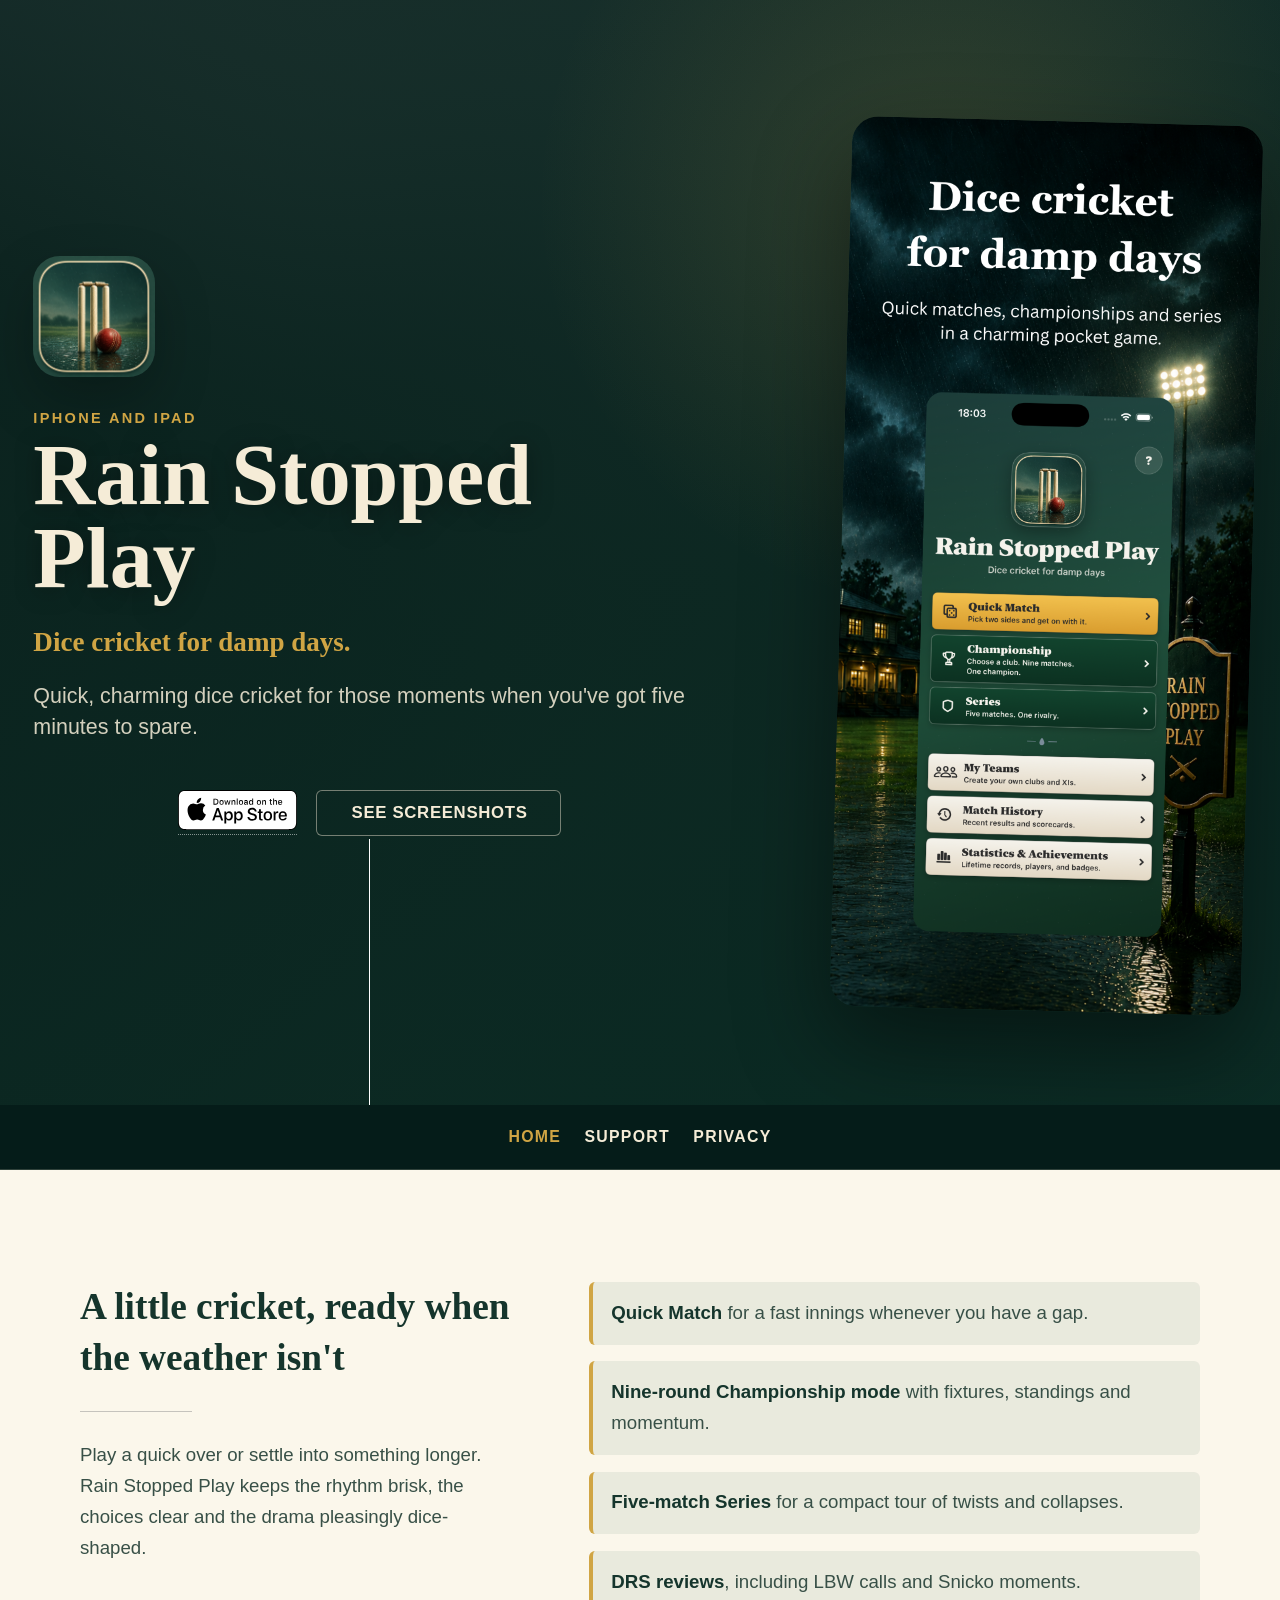
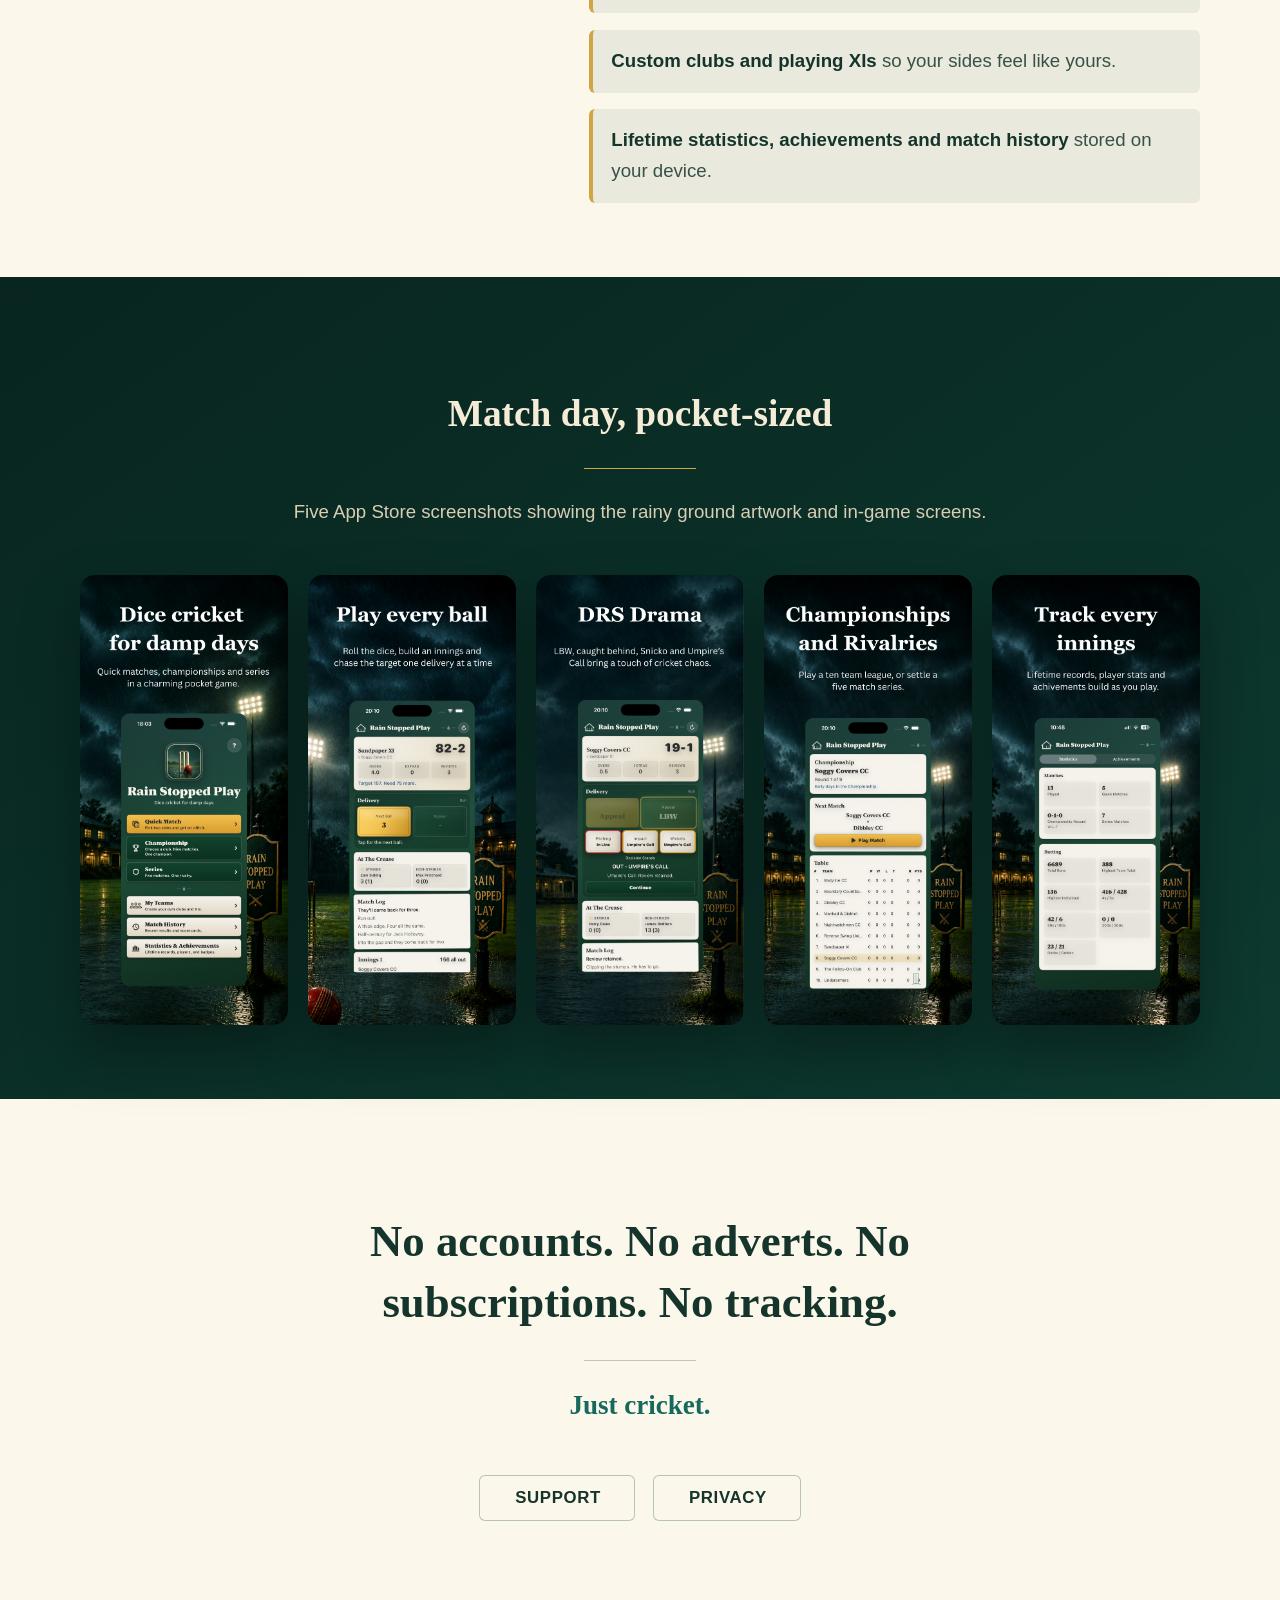
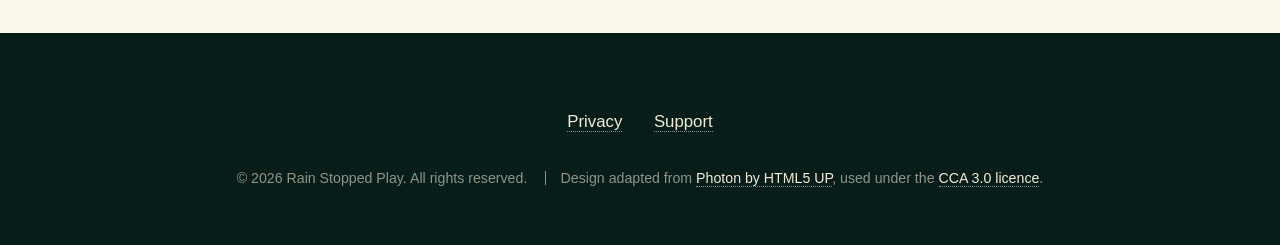
<file: index.html>
<!DOCTYPE HTML>
<!--
	Photon by HTML5 UP
	html5up.net | @ajlkn
	Free for personal and commercial use under the CCA 3.0 license (html5up.net/license)
-->
<html lang="en-GB">
	<head>
		<title>Rain Stopped Play - Dice cricket for damp days</title>
		<meta charset="utf-8" />
		<meta name="viewport" content="width=device-width, initial-scale=1" />
		<meta name="description" content="Rain Stopped Play is a quick, charming iOS dice cricket game for short sessions, with Quick Match, Championship, Series, reviews, statistics and custom teams." />
		<meta property="og:title" content="Rain Stopped Play" />
		<meta property="og:description" content="Dice cricket for damp days." />
		<meta property="og:type" content="website" />
		<meta property="og:image" content="assets/rsp/screenshot-1.png" />
		<link rel="icon" href="assets/rsp/app-icon.png" />
		<link rel="apple-touch-icon" href="assets/rsp/app-icon.png" />
		<link rel="stylesheet" href="assets/css/main.css" />
		<noscript><link rel="stylesheet" href="assets/css/noscript.css" /></noscript>
	</head>
	<body class="is-preload">
		<header id="header" class="rsp-hero">
			<div class="inner">
				<div class="rsp-hero-copy">
					<img class="rsp-app-icon" src="assets/rsp/app-icon.png" alt="Rain Stopped Play app icon" />
					<p class="rsp-kicker">iPhone and iPad</p>
					<h1>Rain Stopped Play</h1>
					<p class="rsp-tagline">Dice cricket for damp days.</p>
					<p>Quick, charming dice cricket for those moments when you've got five minutes to spare.</p>
					<ul class="actions special">
						<li>
							<a href="https://apps.apple.com/gb/app/rain-stopped-play/id6807520304"
							class="rsp-app-store-link"
							aria-label="Download Rain Stopped Play on the App Store">
								<img src="assets/rsp/download-on-app-store.svg"
									alt="Download on the App Store" />
							</a>
						</li>
						<li><a href="#screenshots" class="button scrolly">See screenshots</a></li>
					</ul>
				</div>
				<div class="rsp-hero-art" aria-hidden="true">
					<img src="assets/rsp/screenshot-1.png" alt="" />
				</div>
			</div>
		</header>

		<nav class="rsp-nav" aria-label="Main navigation">
			<a href="index.html" aria-current="page">Home</a>
			<a href="support.html">Support</a>
			<a href="privacy.html">Privacy</a>
		</nav>

		<main>
			<section id="gameplay" class="main style1">
				<div class="container">
					<div class="row gtr-150">
						<div class="col-5 col-12-medium">
							<header class="major">
								<h2>A little cricket, ready when the weather isn't</h2>
							</header>
							<p>Play a quick over or settle into something longer. Rain Stopped Play keeps the rhythm brisk, the choices clear and the drama pleasingly dice-shaped.</p>
						</div>
						<div class="col-7 col-12-medium">
							<ul class="rsp-feature-list">
								<li><strong>Quick Match</strong> for a fast innings whenever you have a gap.</li>
								<li><strong>Nine-round Championship mode</strong> with fixtures, standings and momentum.</li>
								<li><strong>Five-match Series</strong> for a compact tour of twists and collapses.</li>
								<li><strong>DRS reviews</strong>, including LBW calls and Snicko moments.</li>
								<li><strong>Custom clubs and playing XIs</strong> so your sides feel like yours.</li>
								<li><strong>Lifetime statistics, achievements and match history</strong> stored on your device.</li>
							</ul>
						</div>
					</div>
				</div>
			</section>

			<section id="screenshots" class="main style2 special">
				<div class="container">
					<header class="major">
						<h2>Match day, pocket-sized</h2>
					</header>
					<p>Five App Store screenshots showing the rainy ground artwork and in-game screens.</p>
					<div class="rsp-screenshots">
						<figure>
							<img src="assets/rsp/screenshot-1.png" alt="Rain Stopped Play App Store screenshot showing the match setup artwork." />
						</figure>
						<figure>
							<img src="assets/rsp/screenshot-2.png" alt="Rain Stopped Play App Store screenshot showing gameplay and scoring." />
						</figure>
						<figure>
							<img src="assets/rsp/screenshot-3.png" alt="Rain Stopped Play App Store screenshot showing match features and cricket artwork." />
						</figure>
						<figure>
							<img src="assets/rsp/screenshot-4.png" alt="Rain Stopped Play App Store screenshot showing reviews and match play." />
						</figure>
						<figure>
							<img src="assets/rsp/screenshot-5.png" alt="Rain Stopped Play App Store screenshot showing app modes and progress." />
						</figure>
					</div>
				</div>
			</section>

			<section id="promise" class="main style1 special">
				<div class="container small">
					<header class="major">
						<h2>No accounts. No adverts. No subscriptions. No tracking.</h2>
					</header>
					<p>Just cricket.</p>
					<ul class="actions special">
						<li><a href="support.html" class="button">Support</a></li>
						<li><a href="privacy.html" class="button">Privacy</a></li>
					</ul>
				</div>
			</section>
		</main>

		<footer id="footer">
			<ul class="icons">
				<li><a href="privacy.html">Privacy</a></li>
				<li><a href="support.html">Support</a></li>
			</ul>
			<ul class="copyright">
				<li>&copy; 2026 Rain Stopped Play. All rights reserved.</li>
				<li>Design adapted from <a href="https://html5up.net/photon">Photon by HTML5 UP</a>, used under the <a href="LICENSE.txt">CCA 3.0 licence</a>.</li>
			</ul>
		</footer>

		<script src="assets/js/jquery.min.js"></script>
		<script src="assets/js/jquery.scrolly.min.js"></script>
		<script src="assets/js/browser.min.js"></script>
		<script src="assets/js/breakpoints.min.js"></script>
		<script src="assets/js/util.js"></script>
		<script src="assets/js/main.js"></script>
	</body>
</html>
</file>
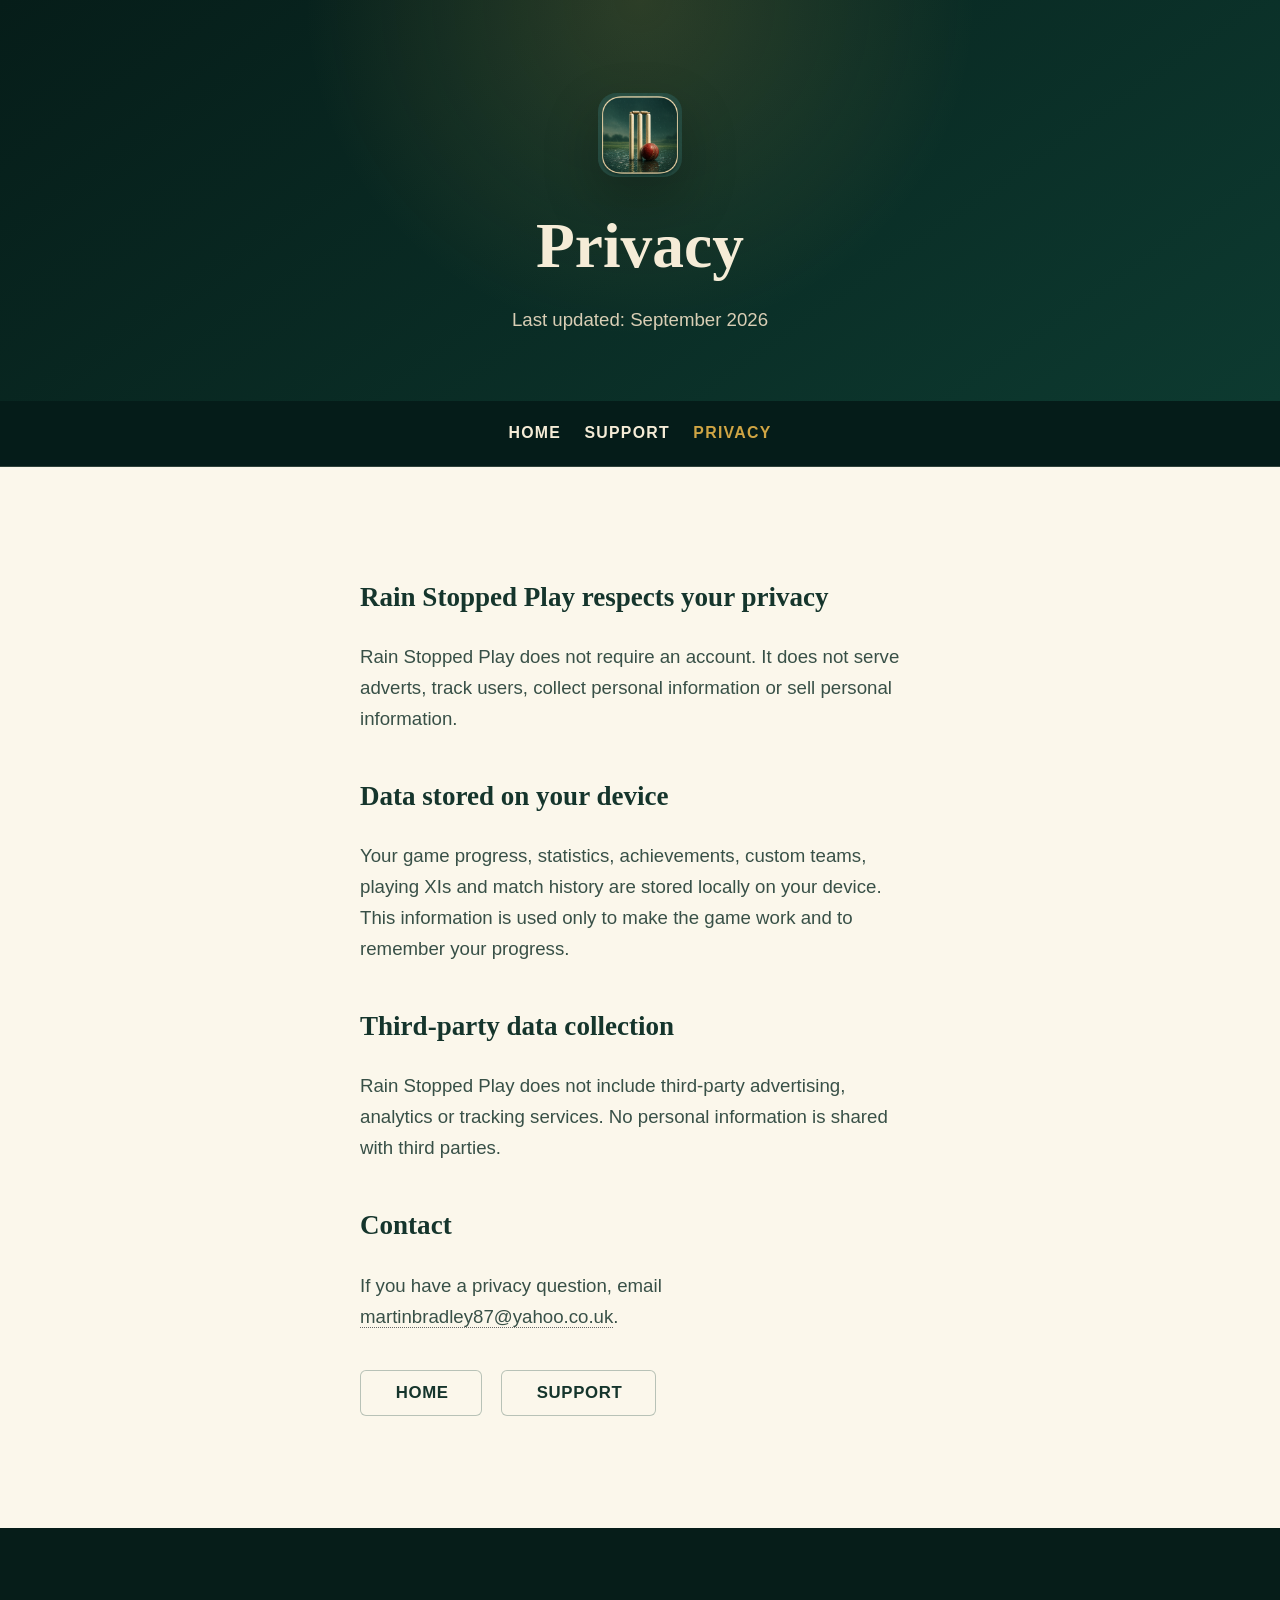
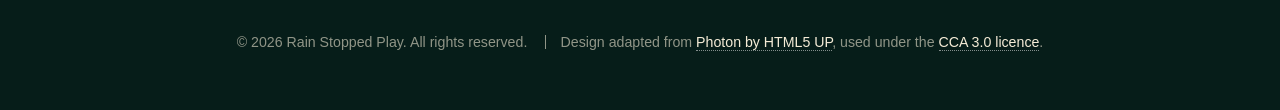
<file: privacy.html>
<!DOCTYPE HTML>
<!--
	Photon by HTML5 UP
	html5up.net | @ajlkn
	Free for personal and commercial use under the CCA 3.0 license (html5up.net/license)
-->
<html lang="en-GB">
	<head>
		<title>Privacy - Rain Stopped Play</title>
		<meta charset="utf-8" />
		<meta name="viewport" content="width=device-width, initial-scale=1" />
		<meta name="description" content="Privacy policy for Rain Stopped Play, an iOS dice cricket game with no accounts, adverts, tracking or subscriptions." />
		<meta property="og:title" content="Privacy - Rain Stopped Play" />
		<meta property="og:description" content="Rain Stopped Play does not collect personal information or track users." />
		<meta property="og:type" content="website" />
		<meta property="og:image" content="assets/rsp/screenshot-1.png" />
		<link rel="icon" href="assets/rsp/app-icon.png" />
		<link rel="apple-touch-icon" href="assets/rsp/app-icon.png" />
		<link rel="stylesheet" href="assets/css/main.css" />
		<noscript><link rel="stylesheet" href="assets/css/noscript.css" /></noscript>
	</head>
	<body class="is-preload">
		<header class="rsp-page-header">
			<div class="container small">
				<img class="rsp-app-icon small" src="assets/rsp/app-icon.png" alt="Rain Stopped Play app icon" />
				<h1>Privacy</h1>
				<p>Last updated: September 2026</p>
			</div>
		</header>

		<nav class="rsp-nav" aria-label="Main navigation">
			<a href="index.html">Home</a>
			<a href="support.html">Support</a>
			<a href="privacy.html" aria-current="page">Privacy</a>
		</nav>

		<main class="main style1">
			<div class="container small rsp-copy">
				<h2>Rain Stopped Play respects your privacy</h2>
				<p>Rain Stopped Play does not require an account. It does not serve adverts, track users, collect personal information or sell personal information.</p>

				<h2>Data stored on your device</h2>
				<p>Your game progress, statistics, achievements, custom teams, playing XIs and match history are stored locally on your device. This information is used only to make the game work and to remember your progress.</p>

				<h2>Third-party data collection</h2>
				<p>Rain Stopped Play does not include third-party advertising, analytics or tracking services. No personal information is shared with third parties.</p>

				<h2>Contact</h2>
				<p>If you have a privacy question, email <a href="mailto:martinbradley87@yahoo.co.uk">martinbradley87@yahoo.co.uk</a>.</p>

				<ul class="actions">
					<li><a href="index.html" class="button">Home</a></li>
					<li><a href="support.html" class="button">Support</a></li>
				</ul>
			</div>
		</main>

		<footer id="footer">
			<ul class="copyright">
				<li>&copy; 2026 Rain Stopped Play. All rights reserved.</li>
				<li>Design adapted from <a href="https://html5up.net/photon">Photon by HTML5 UP</a>, used under the <a href="LICENSE.txt">CCA 3.0 licence</a>.</li>
			</ul>
		</footer>

		<script src="assets/js/jquery.min.js"></script>
		<script src="assets/js/jquery.scrolly.min.js"></script>
		<script src="assets/js/browser.min.js"></script>
		<script src="assets/js/breakpoints.min.js"></script>
		<script src="assets/js/util.js"></script>
		<script src="assets/js/main.js"></script>
	</body>
</html>
</file>
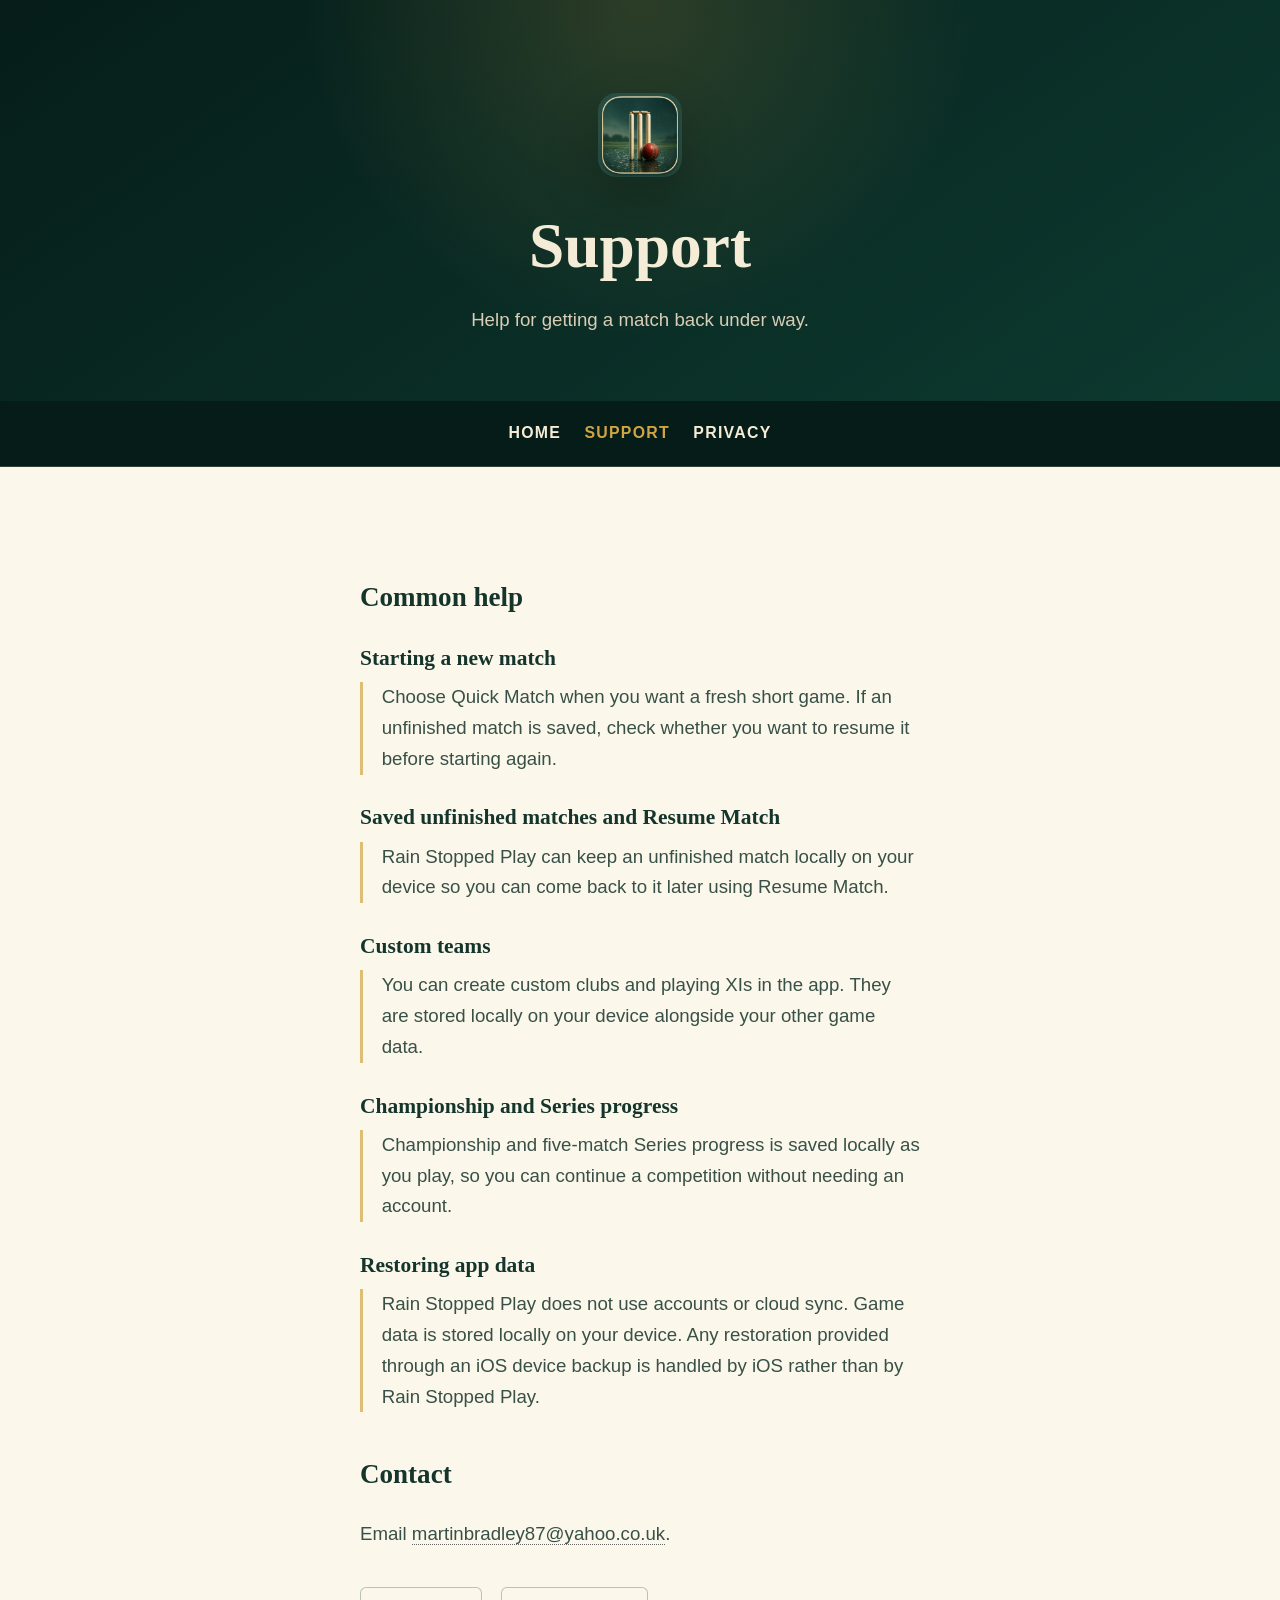
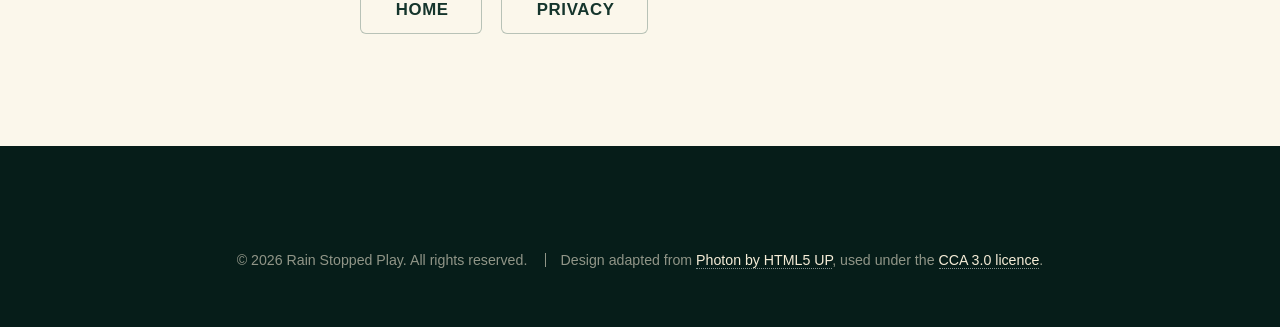
<file: support.html>
<!DOCTYPE HTML>
<!--
	Photon by HTML5 UP
	html5up.net | @ajlkn
	Free for personal and commercial use under the CCA 3.0 license (html5up.net/license)
-->
<html lang="en-GB">
	<head>
		<title>Support - Rain Stopped Play</title>
		<meta charset="utf-8" />
		<meta name="viewport" content="width=device-width, initial-scale=1" />
		<meta name="description" content="Support information for Rain Stopped Play, including saved matches, custom teams, Championship and Series progress." />
		<meta property="og:title" content="Support - Rain Stopped Play" />
		<meta property="og:description" content="Help and contact details for Rain Stopped Play." />
		<meta property="og:type" content="website" />
		<meta property="og:image" content="assets/rsp/screenshot-1.png" />
		<link rel="icon" href="assets/rsp/app-icon.png" />
		<link rel="apple-touch-icon" href="assets/rsp/app-icon.png" />
		<link rel="stylesheet" href="assets/css/main.css" />
		<noscript><link rel="stylesheet" href="assets/css/noscript.css" /></noscript>
	</head>
	<body class="is-preload">
		<header class="rsp-page-header">
			<div class="container small">
				<img class="rsp-app-icon small" src="assets/rsp/app-icon.png" alt="Rain Stopped Play app icon" />
				<h1>Support</h1>
				<p>Help for getting a match back under way.</p>
			</div>
		</header>

		<nav class="rsp-nav" aria-label="Main navigation">
			<a href="index.html">Home</a>
			<a href="support.html" aria-current="page">Support</a>
			<a href="privacy.html">Privacy</a>
		</nav>

		<main class="main style1">
			<div class="container small rsp-copy">
				<h2>Common help</h2>
				<dl class="rsp-help-list">
					<dt>Starting a new match</dt>
					<dd>Choose Quick Match when you want a fresh short game. If an unfinished match is saved, check whether you want to resume it before starting again.</dd>

					<dt>Saved unfinished matches and Resume Match</dt>
					<dd>Rain Stopped Play can keep an unfinished match locally on your device so you can come back to it later using Resume Match.</dd>

					<dt>Custom teams</dt>
					<dd>You can create custom clubs and playing XIs in the app. They are stored locally on your device alongside your other game data.</dd>

					<dt>Championship and Series progress</dt>
					<dd>Championship and five-match Series progress is saved locally as you play, so you can continue a competition without needing an account.</dd>

					<dt>Restoring app data</dt>
					<dd>Rain Stopped Play does not use accounts or cloud sync. Game data is stored locally on your device. Any restoration provided through an iOS device backup is handled by iOS rather than by Rain Stopped Play.</dd>
				</dl>

				<h2>Contact</h2>
				<p>Email <a href="mailto:martinbradley87@yahoo.co.uk">martinbradley87@yahoo.co.uk</a>.</p>

				<ul class="actions">
					<li><a href="index.html" class="button">Home</a></li>
					<li><a href="privacy.html" class="button">Privacy</a></li>
				</ul>
			</div>
		</main>

		<footer id="footer">
			<ul class="copyright">
				<li>&copy; 2026 Rain Stopped Play. All rights reserved.</li>
				<li>Design adapted from <a href="https://html5up.net/photon">Photon by HTML5 UP</a>, used under the <a href="LICENSE.txt">CCA 3.0 licence</a>.</li>
			</ul>
		</footer>

		<script src="assets/js/jquery.min.js"></script>
		<script src="assets/js/jquery.scrolly.min.js"></script>
		<script src="assets/js/browser.min.js"></script>
		<script src="assets/js/breakpoints.min.js"></script>
		<script src="assets/js/util.js"></script>
		<script src="assets/js/main.js"></script>
	</body>
</html>
</file>
<file: assets/css/noscript.css>
/*
	Photon by HTML5 UP
	html5up.net | @ajlkn
	Free for personal and commercial use under the CCA 3.0 license (html5up.net/license)
*/

/* Header */

	body.is-preload #header .inner {
		-moz-transform: none;
		-webkit-transform: none;
		-ms-transform: none;
		transform: none;
		opacity: 1;
	}

		body.is-preload #header .inner .actions {
			-moz-transform: none;
			-webkit-transform: none;
			-ms-transform: none;
			transform: none;
			opacity: 1;
		}

	body.is-preload #header:after {
		opacity: 0;
	}
</file>
<file: assets/css/main.css>
@import url("fontawesome-all.min.css");

/*
	Photon by HTML5 UP
	html5up.net | @ajlkn
	Free for personal and commercial use under the CCA 3.0 license (html5up.net/license)
*/

html, body, div, span, applet, object,
iframe, h1, h2, h3, h4, h5, h6, p, blockquote,
pre, a, abbr, acronym, address, big, cite,
code, del, dfn, em, img, ins, kbd, q, s, samp,
small, strike, strong, sub, sup, tt, var, b,
u, i, center, dl, dt, dd, ol, ul, li, fieldset,
form, label, legend, table, caption, tbody,
tfoot, thead, tr, th, td, article, aside,
canvas, details, embed, figure, figcaption,
footer, header, hgroup, menu, nav, output, ruby,
section, summary, time, mark, audio, video {
	margin: 0;
	padding: 0;
	border: 0;
	font-size: 100%;
	font: inherit;
	vertical-align: baseline;}

article, aside, details, figcaption, figure,
footer, header, hgroup, menu, nav, section {
	display: block;}

body {
	line-height: 1;
}

ol, ul {
	list-style: none;
}

blockquote, q {
	quotes: none;
}

	blockquote:before, blockquote:after, q:before, q:after {
		content: '';
		content: none;
	}

table {
	border-collapse: collapse;
	border-spacing: 0;
}

body {
	-webkit-text-size-adjust: none;
}

mark {
	background-color: transparent;
	color: inherit;
}

input::-moz-focus-inner {
	border: 0;
	padding: 0;
}

input, select, textarea {
	-moz-appearance: none;
	-webkit-appearance: none;
	-ms-appearance: none;
	appearance: none;
}

/* Basic */

	html {
		box-sizing: border-box;
	}

	*, *:before, *:after {
		box-sizing: inherit;
	}

	body {
		background: #fff;
	}

		body.is-preload *, body.is-preload *:before, body.is-preload *:after {
			-moz-animation: none !important;
			-webkit-animation: none !important;
			-ms-animation: none !important;
			animation: none !important;
			-moz-transition: none !important;
			-webkit-transition: none !important;
			-ms-transition: none !important;
			transition: none !important;
		}

	body, input, select, textarea {
		color: #666;
		font-family: "Source Sans Pro", Helvetica, sans-serif;
		font-size: 16pt;
		font-weight: 300;
		line-height: 1.65em;
	}

	a {
		-moz-transition: color 0.2s ease-in-out, border-color 0.2s ease-in-out;
		-webkit-transition: color 0.2s ease-in-out, border-color 0.2s ease-in-out;
		-ms-transition: color 0.2s ease-in-out, border-color 0.2s ease-in-out;
		transition: color 0.2s ease-in-out, border-color 0.2s ease-in-out;
		border-bottom: dotted 1px #666;
		color: inherit;
		text-decoration: none;
	}

		a:hover {
			border-bottom-color: transparent !important;
			color: #6bd4c8;
		}

	strong, b {
		color: #555;
		font-weight: 400;
	}

	em, i {
		font-style: italic;
	}

	p {
		margin: 0 0 2em 0;
	}

	h1, h2, h3, h4, h5, h6 {
		color: #555;
		line-height: 1em;
		margin: 0 0 1em 0;
	}

		h1 a, h2 a, h3 a, h4 a, h5 a, h6 a {
			color: inherit;
			text-decoration: none;
		}

	h1 {
		font-size: 2.25em;
		line-height: 1.35em;
	}

	h2 {
		font-size: 2em;
		line-height: 1.35em;
	}

	h3 {
		font-size: 1.35em;
		line-height: 1.5em;
	}

	h4 {
		font-size: 1.25em;
		line-height: 1.5em;
	}

	h5 {
		font-size: 0.9em;
		line-height: 1.5em;
	}

	h6 {
		font-size: 0.7em;
		line-height: 1.5em;
	}

	sub {
		font-size: 0.8em;
		position: relative;
		top: 0.5em;
	}

	sup {
		font-size: 0.8em;
		position: relative;
		top: -0.5em;
	}

	hr {
		border: 0;
		border-bottom: solid 1px rgba(144, 144, 144, 0.5);
		margin: 2em 0;
	}

		hr.major {
			margin: 3em 0;
		}

	blockquote {
		border-left: solid 4px rgba(144, 144, 144, 0.5);
		font-style: italic;
		margin: 0 0 2em 0;
		padding: 0.5em 0 0.5em 2em;
	}

	code {
		background: rgba(144, 144, 144, 0.075);
		border-radius: 4px;
		border: solid 1px rgba(144, 144, 144, 0.5);
		font-family: "Courier New", monospace;
		font-size: 0.9em;
		margin: 0 0.25em;
		padding: 0.25em 0.65em;
	}

	pre {
		-webkit-overflow-scrolling: touch;
		font-family: "Courier New", monospace;
		font-size: 0.9em;
		margin: 0 0 2em 0;
	}

		pre code {
			display: block;
			line-height: 1.75em;
			padding: 1em 1.5em;
			overflow-x: auto;
		}

	.align-left {
		text-align: left;
	}

	.align-center {
		text-align: center;
	}

	.align-right {
		text-align: right;
	}

/* Container */

	.container {
		margin: 0 auto;
		max-width: calc(100% - 4em);
		width: 60em;
	}

		.container.xsmall {
			width: 15em;
		}

		.container.small {
			width: 30em;
		}

		.container.medium {
			width: 45em;
		}

		.container.large {
			width: 75em;
		}

		.container.xlarge {
			width: 90em;
		}

		.container.max {
			width: 100%;
		}

		@media screen and (max-width: 980px) {

			.container {
				max-width: 100% !important;
				width: 100% !important;
			}

		}

		@media screen and (max-width: 480px) {

			.container {
				max-width: calc(100% - 3em);
			}

		}

/* Row */

	.row {
		display: flex;
		flex-wrap: wrap;
		box-sizing: border-box;
		align-items: stretch;
	}

		.row > * {
			box-sizing: border-box;
		}

		.row.gtr-uniform > * > :last-child {
			margin-bottom: 0;
		}

		.row.aln-left {
			justify-content: flex-start;
		}

		.row.aln-center {
			justify-content: center;
		}

		.row.aln-right {
			justify-content: flex-end;
		}

		.row.aln-top {
			align-items: flex-start;
		}

		.row.aln-middle {
			align-items: center;
		}

		.row.aln-bottom {
			align-items: flex-end;
		}

		.row > .imp {
			order: -1;
		}

		.row > .col-1 {
			width: 8.33333%;
		}

		.row > .off-1 {
			margin-left: 8.33333%;
		}

		.row > .col-2 {
			width: 16.66667%;
		}

		.row > .off-2 {
			margin-left: 16.66667%;
		}

		.row > .col-3 {
			width: 25%;
		}

		.row > .off-3 {
			margin-left: 25%;
		}

		.row > .col-4 {
			width: 33.33333%;
		}

		.row > .off-4 {
			margin-left: 33.33333%;
		}

		.row > .col-5 {
			width: 41.66667%;
		}

		.row > .off-5 {
			margin-left: 41.66667%;
		}

		.row > .col-6 {
			width: 50%;
		}

		.row > .off-6 {
			margin-left: 50%;
		}

		.row > .col-7 {
			width: 58.33333%;
		}

		.row > .off-7 {
			margin-left: 58.33333%;
		}

		.row > .col-8 {
			width: 66.66667%;
		}

		.row > .off-8 {
			margin-left: 66.66667%;
		}

		.row > .col-9 {
			width: 75%;
		}

		.row > .off-9 {
			margin-left: 75%;
		}

		.row > .col-10 {
			width: 83.33333%;
		}

		.row > .off-10 {
			margin-left: 83.33333%;
		}

		.row > .col-11 {
			width: 91.66667%;
		}

		.row > .off-11 {
			margin-left: 91.66667%;
		}

		.row > .col-12 {
			width: 100%;
		}

		.row > .off-12 {
			margin-left: 100%;
		}

		.row.gtr-0 {
			margin-top: 0;
			margin-left: 0em;
		}

			.row.gtr-0 > * {
				padding: 0 0 0 0em;
			}

			.row.gtr-0.gtr-uniform {
				margin-top: 0em;
			}

				.row.gtr-0.gtr-uniform > * {
					padding-top: 0em;
				}

		.row.gtr-25 {
			margin-top: 0;
			margin-left: -0.5em;
		}

			.row.gtr-25 > * {
				padding: 0 0 0 0.5em;
			}

			.row.gtr-25.gtr-uniform {
				margin-top: -0.5em;
			}

				.row.gtr-25.gtr-uniform > * {
					padding-top: 0.5em;
				}

		.row.gtr-50 {
			margin-top: 0;
			margin-left: -1em;
		}

			.row.gtr-50 > * {
				padding: 0 0 0 1em;
			}

			.row.gtr-50.gtr-uniform {
				margin-top: -1em;
			}

				.row.gtr-50.gtr-uniform > * {
					padding-top: 1em;
				}

		.row {
			margin-top: 0;
			margin-left: -2em;
		}

			.row > * {
				padding: 0 0 0 2em;
			}

			.row.gtr-uniform {
				margin-top: -2em;
			}

				.row.gtr-uniform > * {
					padding-top: 2em;
				}

		.row.gtr-150 {
			margin-top: 0;
			margin-left: -3em;
		}

			.row.gtr-150 > * {
				padding: 0 0 0 3em;
			}

			.row.gtr-150.gtr-uniform {
				margin-top: -3em;
			}

				.row.gtr-150.gtr-uniform > * {
					padding-top: 3em;
				}

		.row.gtr-200 {
			margin-top: 0;
			margin-left: -4em;
		}

			.row.gtr-200 > * {
				padding: 0 0 0 4em;
			}

			.row.gtr-200.gtr-uniform {
				margin-top: -4em;
			}

				.row.gtr-200.gtr-uniform > * {
					padding-top: 4em;
				}

		@media screen and (max-width: 1680px) {

			.row {
				display: flex;
				flex-wrap: wrap;
				box-sizing: border-box;
				align-items: stretch;
			}

				.row > * {
					box-sizing: border-box;
				}

				.row.gtr-uniform > * > :last-child {
					margin-bottom: 0;
				}

				.row.aln-left {
					justify-content: flex-start;
				}

				.row.aln-center {
					justify-content: center;
				}

				.row.aln-right {
					justify-content: flex-end;
				}

				.row.aln-top {
					align-items: flex-start;
				}

				.row.aln-middle {
					align-items: center;
				}

				.row.aln-bottom {
					align-items: flex-end;
				}

				.row > .imp-xlarge {
					order: -1;
				}

				.row > .col-1-xlarge {
					width: 8.33333%;
				}

				.row > .off-1-xlarge {
					margin-left: 8.33333%;
				}

				.row > .col-2-xlarge {
					width: 16.66667%;
				}

				.row > .off-2-xlarge {
					margin-left: 16.66667%;
				}

				.row > .col-3-xlarge {
					width: 25%;
				}

				.row > .off-3-xlarge {
					margin-left: 25%;
				}

				.row > .col-4-xlarge {
					width: 33.33333%;
				}

				.row > .off-4-xlarge {
					margin-left: 33.33333%;
				}

				.row > .col-5-xlarge {
					width: 41.66667%;
				}

				.row > .off-5-xlarge {
					margin-left: 41.66667%;
				}

				.row > .col-6-xlarge {
					width: 50%;
				}

				.row > .off-6-xlarge {
					margin-left: 50%;
				}

				.row > .col-7-xlarge {
					width: 58.33333%;
				}

				.row > .off-7-xlarge {
					margin-left: 58.33333%;
				}

				.row > .col-8-xlarge {
					width: 66.66667%;
				}

				.row > .off-8-xlarge {
					margin-left: 66.66667%;
				}

				.row > .col-9-xlarge {
					width: 75%;
				}

				.row > .off-9-xlarge {
					margin-left: 75%;
				}

				.row > .col-10-xlarge {
					width: 83.33333%;
				}

				.row > .off-10-xlarge {
					margin-left: 83.33333%;
				}

				.row > .col-11-xlarge {
					width: 91.66667%;
				}

				.row > .off-11-xlarge {
					margin-left: 91.66667%;
				}

				.row > .col-12-xlarge {
					width: 100%;
				}

				.row > .off-12-xlarge {
					margin-left: 100%;
				}

				.row.gtr-0 {
					margin-top: 0;
					margin-left: 0em;
				}

					.row.gtr-0 > * {
						padding: 0 0 0 0em;
					}

					.row.gtr-0.gtr-uniform {
						margin-top: 0em;
					}

						.row.gtr-0.gtr-uniform > * {
							padding-top: 0em;
						}

				.row.gtr-25 {
					margin-top: 0;
					margin-left: -0.5em;
				}

					.row.gtr-25 > * {
						padding: 0 0 0 0.5em;
					}

					.row.gtr-25.gtr-uniform {
						margin-top: -0.5em;
					}

						.row.gtr-25.gtr-uniform > * {
							padding-top: 0.5em;
						}

				.row.gtr-50 {
					margin-top: 0;
					margin-left: -1em;
				}

					.row.gtr-50 > * {
						padding: 0 0 0 1em;
					}

					.row.gtr-50.gtr-uniform {
						margin-top: -1em;
					}

						.row.gtr-50.gtr-uniform > * {
							padding-top: 1em;
						}

				.row {
					margin-top: 0;
					margin-left: -2em;
				}

					.row > * {
						padding: 0 0 0 2em;
					}

					.row.gtr-uniform {
						margin-top: -2em;
					}

						.row.gtr-uniform > * {
							padding-top: 2em;
						}

				.row.gtr-150 {
					margin-top: 0;
					margin-left: -3em;
				}

					.row.gtr-150 > * {
						padding: 0 0 0 3em;
					}

					.row.gtr-150.gtr-uniform {
						margin-top: -3em;
					}

						.row.gtr-150.gtr-uniform > * {
							padding-top: 3em;
						}

				.row.gtr-200 {
					margin-top: 0;
					margin-left: -4em;
				}

					.row.gtr-200 > * {
						padding: 0 0 0 4em;
					}

					.row.gtr-200.gtr-uniform {
						margin-top: -4em;
					}

						.row.gtr-200.gtr-uniform > * {
							padding-top: 4em;
						}

		}

		@media screen and (max-width: 1140px) {

			.row {
				display: flex;
				flex-wrap: wrap;
				box-sizing: border-box;
				align-items: stretch;
			}

				.row > * {
					box-sizing: border-box;
				}

				.row.gtr-uniform > * > :last-child {
					margin-bottom: 0;
				}

				.row.aln-left {
					justify-content: flex-start;
				}

				.row.aln-center {
					justify-content: center;
				}

				.row.aln-right {
					justify-content: flex-end;
				}

				.row.aln-top {
					align-items: flex-start;
				}

				.row.aln-middle {
					align-items: center;
				}

				.row.aln-bottom {
					align-items: flex-end;
				}

				.row > .imp-large {
					order: -1;
				}

				.row > .col-1-large {
					width: 8.33333%;
				}

				.row > .off-1-large {
					margin-left: 8.33333%;
				}

				.row > .col-2-large {
					width: 16.66667%;
				}

				.row > .off-2-large {
					margin-left: 16.66667%;
				}

				.row > .col-3-large {
					width: 25%;
				}

				.row > .off-3-large {
					margin-left: 25%;
				}

				.row > .col-4-large {
					width: 33.33333%;
				}

				.row > .off-4-large {
					margin-left: 33.33333%;
				}

				.row > .col-5-large {
					width: 41.66667%;
				}

				.row > .off-5-large {
					margin-left: 41.66667%;
				}

				.row > .col-6-large {
					width: 50%;
				}

				.row > .off-6-large {
					margin-left: 50%;
				}

				.row > .col-7-large {
					width: 58.33333%;
				}

				.row > .off-7-large {
					margin-left: 58.33333%;
				}

				.row > .col-8-large {
					width: 66.66667%;
				}

				.row > .off-8-large {
					margin-left: 66.66667%;
				}

				.row > .col-9-large {
					width: 75%;
				}

				.row > .off-9-large {
					margin-left: 75%;
				}

				.row > .col-10-large {
					width: 83.33333%;
				}

				.row > .off-10-large {
					margin-left: 83.33333%;
				}

				.row > .col-11-large {
					width: 91.66667%;
				}

				.row > .off-11-large {
					margin-left: 91.66667%;
				}

				.row > .col-12-large {
					width: 100%;
				}

				.row > .off-12-large {
					margin-left: 100%;
				}

				.row.gtr-0 {
					margin-top: 0;
					margin-left: 0em;
				}

					.row.gtr-0 > * {
						padding: 0 0 0 0em;
					}

					.row.gtr-0.gtr-uniform {
						margin-top: 0em;
					}

						.row.gtr-0.gtr-uniform > * {
							padding-top: 0em;
						}

				.row.gtr-25 {
					margin-top: 0;
					margin-left: -0.5em;
				}

					.row.gtr-25 > * {
						padding: 0 0 0 0.5em;
					}

					.row.gtr-25.gtr-uniform {
						margin-top: -0.5em;
					}

						.row.gtr-25.gtr-uniform > * {
							padding-top: 0.5em;
						}

				.row.gtr-50 {
					margin-top: 0;
					margin-left: -1em;
				}

					.row.gtr-50 > * {
						padding: 0 0 0 1em;
					}

					.row.gtr-50.gtr-uniform {
						margin-top: -1em;
					}

						.row.gtr-50.gtr-uniform > * {
							padding-top: 1em;
						}

				.row {
					margin-top: 0;
					margin-left: -2em;
				}

					.row > * {
						padding: 0 0 0 2em;
					}

					.row.gtr-uniform {
						margin-top: -2em;
					}

						.row.gtr-uniform > * {
							padding-top: 2em;
						}

				.row.gtr-150 {
					margin-top: 0;
					margin-left: -3em;
				}

					.row.gtr-150 > * {
						padding: 0 0 0 3em;
					}

					.row.gtr-150.gtr-uniform {
						margin-top: -3em;
					}

						.row.gtr-150.gtr-uniform > * {
							padding-top: 3em;
						}

				.row.gtr-200 {
					margin-top: 0;
					margin-left: -4em;
				}

					.row.gtr-200 > * {
						padding: 0 0 0 4em;
					}

					.row.gtr-200.gtr-uniform {
						margin-top: -4em;
					}

						.row.gtr-200.gtr-uniform > * {
							padding-top: 4em;
						}

		}

		@media screen and (max-width: 980px) {

			.row {
				display: flex;
				flex-wrap: wrap;
				box-sizing: border-box;
				align-items: stretch;
			}

				.row > * {
					box-sizing: border-box;
				}

				.row.gtr-uniform > * > :last-child {
					margin-bottom: 0;
				}

				.row.aln-left {
					justify-content: flex-start;
				}

				.row.aln-center {
					justify-content: center;
				}

				.row.aln-right {
					justify-content: flex-end;
				}

				.row.aln-top {
					align-items: flex-start;
				}

				.row.aln-middle {
					align-items: center;
				}

				.row.aln-bottom {
					align-items: flex-end;
				}

				.row > .imp-medium {
					order: -1;
				}

				.row > .col-1-medium {
					width: 8.33333%;
				}

				.row > .off-1-medium {
					margin-left: 8.33333%;
				}

				.row > .col-2-medium {
					width: 16.66667%;
				}

				.row > .off-2-medium {
					margin-left: 16.66667%;
				}

				.row > .col-3-medium {
					width: 25%;
				}

				.row > .off-3-medium {
					margin-left: 25%;
				}

				.row > .col-4-medium {
					width: 33.33333%;
				}

				.row > .off-4-medium {
					margin-left: 33.33333%;
				}

				.row > .col-5-medium {
					width: 41.66667%;
				}

				.row > .off-5-medium {
					margin-left: 41.66667%;
				}

				.row > .col-6-medium {
					width: 50%;
				}

				.row > .off-6-medium {
					margin-left: 50%;
				}

				.row > .col-7-medium {
					width: 58.33333%;
				}

				.row > .off-7-medium {
					margin-left: 58.33333%;
				}

				.row > .col-8-medium {
					width: 66.66667%;
				}

				.row > .off-8-medium {
					margin-left: 66.66667%;
				}

				.row > .col-9-medium {
					width: 75%;
				}

				.row > .off-9-medium {
					margin-left: 75%;
				}

				.row > .col-10-medium {
					width: 83.33333%;
				}

				.row > .off-10-medium {
					margin-left: 83.33333%;
				}

				.row > .col-11-medium {
					width: 91.66667%;
				}

				.row > .off-11-medium {
					margin-left: 91.66667%;
				}

				.row > .col-12-medium {
					width: 100%;
				}

				.row > .off-12-medium {
					margin-left: 100%;
				}

				.row.gtr-0 {
					margin-top: 0;
					margin-left: 0em;
				}

					.row.gtr-0 > * {
						padding: 0 0 0 0em;
					}

					.row.gtr-0.gtr-uniform {
						margin-top: 0em;
					}

						.row.gtr-0.gtr-uniform > * {
							padding-top: 0em;
						}

				.row.gtr-25 {
					margin-top: 0;
					margin-left: -0.5em;
				}

					.row.gtr-25 > * {
						padding: 0 0 0 0.5em;
					}

					.row.gtr-25.gtr-uniform {
						margin-top: -0.5em;
					}

						.row.gtr-25.gtr-uniform > * {
							padding-top: 0.5em;
						}

				.row.gtr-50 {
					margin-top: 0;
					margin-left: -1em;
				}

					.row.gtr-50 > * {
						padding: 0 0 0 1em;
					}

					.row.gtr-50.gtr-uniform {
						margin-top: -1em;
					}

						.row.gtr-50.gtr-uniform > * {
							padding-top: 1em;
						}

				.row {
					margin-top: 0;
					margin-left: -2em;
				}

					.row > * {
						padding: 0 0 0 2em;
					}

					.row.gtr-uniform {
						margin-top: -2em;
					}

						.row.gtr-uniform > * {
							padding-top: 2em;
						}

				.row.gtr-150 {
					margin-top: 0;
					margin-left: -3em;
				}

					.row.gtr-150 > * {
						padding: 0 0 0 3em;
					}

					.row.gtr-150.gtr-uniform {
						margin-top: -3em;
					}

						.row.gtr-150.gtr-uniform > * {
							padding-top: 3em;
						}

				.row.gtr-200 {
					margin-top: 0;
					margin-left: -4em;
				}

					.row.gtr-200 > * {
						padding: 0 0 0 4em;
					}

					.row.gtr-200.gtr-uniform {
						margin-top: -4em;
					}

						.row.gtr-200.gtr-uniform > * {
							padding-top: 4em;
						}

		}

		@media screen and (max-width: 736px) {

			.row {
				display: flex;
				flex-wrap: wrap;
				box-sizing: border-box;
				align-items: stretch;
			}

				.row > * {
					box-sizing: border-box;
				}

				.row.gtr-uniform > * > :last-child {
					margin-bottom: 0;
				}

				.row.aln-left {
					justify-content: flex-start;
				}

				.row.aln-center {
					justify-content: center;
				}

				.row.aln-right {
					justify-content: flex-end;
				}

				.row.aln-top {
					align-items: flex-start;
				}

				.row.aln-middle {
					align-items: center;
				}

				.row.aln-bottom {
					align-items: flex-end;
				}

				.row > .imp-small {
					order: -1;
				}

				.row > .col-1-small {
					width: 8.33333%;
				}

				.row > .off-1-small {
					margin-left: 8.33333%;
				}

				.row > .col-2-small {
					width: 16.66667%;
				}

				.row > .off-2-small {
					margin-left: 16.66667%;
				}

				.row > .col-3-small {
					width: 25%;
				}

				.row > .off-3-small {
					margin-left: 25%;
				}

				.row > .col-4-small {
					width: 33.33333%;
				}

				.row > .off-4-small {
					margin-left: 33.33333%;
				}

				.row > .col-5-small {
					width: 41.66667%;
				}

				.row > .off-5-small {
					margin-left: 41.66667%;
				}

				.row > .col-6-small {
					width: 50%;
				}

				.row > .off-6-small {
					margin-left: 50%;
				}

				.row > .col-7-small {
					width: 58.33333%;
				}

				.row > .off-7-small {
					margin-left: 58.33333%;
				}

				.row > .col-8-small {
					width: 66.66667%;
				}

				.row > .off-8-small {
					margin-left: 66.66667%;
				}

				.row > .col-9-small {
					width: 75%;
				}

				.row > .off-9-small {
					margin-left: 75%;
				}

				.row > .col-10-small {
					width: 83.33333%;
				}

				.row > .off-10-small {
					margin-left: 83.33333%;
				}

				.row > .col-11-small {
					width: 91.66667%;
				}

				.row > .off-11-small {
					margin-left: 91.66667%;
				}

				.row > .col-12-small {
					width: 100%;
				}

				.row > .off-12-small {
					margin-left: 100%;
				}

				.row.gtr-0 {
					margin-top: 0;
					margin-left: 0em;
				}

					.row.gtr-0 > * {
						padding: 0 0 0 0em;
					}

					.row.gtr-0.gtr-uniform {
						margin-top: 0em;
					}

						.row.gtr-0.gtr-uniform > * {
							padding-top: 0em;
						}

				.row.gtr-25 {
					margin-top: 0;
					margin-left: -0.5em;
				}

					.row.gtr-25 > * {
						padding: 0 0 0 0.5em;
					}

					.row.gtr-25.gtr-uniform {
						margin-top: -0.5em;
					}

						.row.gtr-25.gtr-uniform > * {
							padding-top: 0.5em;
						}

				.row.gtr-50 {
					margin-top: 0;
					margin-left: -1em;
				}

					.row.gtr-50 > * {
						padding: 0 0 0 1em;
					}

					.row.gtr-50.gtr-uniform {
						margin-top: -1em;
					}

						.row.gtr-50.gtr-uniform > * {
							padding-top: 1em;
						}

				.row {
					margin-top: 0;
					margin-left: -2em;
				}

					.row > * {
						padding: 0 0 0 2em;
					}

					.row.gtr-uniform {
						margin-top: -2em;
					}

						.row.gtr-uniform > * {
							padding-top: 2em;
						}

				.row.gtr-150 {
					margin-top: 0;
					margin-left: -3em;
				}

					.row.gtr-150 > * {
						padding: 0 0 0 3em;
					}

					.row.gtr-150.gtr-uniform {
						margin-top: -3em;
					}

						.row.gtr-150.gtr-uniform > * {
							padding-top: 3em;
						}

				.row.gtr-200 {
					margin-top: 0;
					margin-left: -4em;
				}

					.row.gtr-200 > * {
						padding: 0 0 0 4em;
					}

					.row.gtr-200.gtr-uniform {
						margin-top: -4em;
					}

						.row.gtr-200.gtr-uniform > * {
							padding-top: 4em;
						}

		}

		@media screen and (max-width: 480px) {

			.row {
				display: flex;
				flex-wrap: wrap;
				box-sizing: border-box;
				align-items: stretch;
			}

				.row > * {
					box-sizing: border-box;
				}

				.row.gtr-uniform > * > :last-child {
					margin-bottom: 0;
				}

				.row.aln-left {
					justify-content: flex-start;
				}

				.row.aln-center {
					justify-content: center;
				}

				.row.aln-right {
					justify-content: flex-end;
				}

				.row.aln-top {
					align-items: flex-start;
				}

				.row.aln-middle {
					align-items: center;
				}

				.row.aln-bottom {
					align-items: flex-end;
				}

				.row > .imp-xsmall {
					order: -1;
				}

				.row > .col-1-xsmall {
					width: 8.33333%;
				}

				.row > .off-1-xsmall {
					margin-left: 8.33333%;
				}

				.row > .col-2-xsmall {
					width: 16.66667%;
				}

				.row > .off-2-xsmall {
					margin-left: 16.66667%;
				}

				.row > .col-3-xsmall {
					width: 25%;
				}

				.row > .off-3-xsmall {
					margin-left: 25%;
				}

				.row > .col-4-xsmall {
					width: 33.33333%;
				}

				.row > .off-4-xsmall {
					margin-left: 33.33333%;
				}

				.row > .col-5-xsmall {
					width: 41.66667%;
				}

				.row > .off-5-xsmall {
					margin-left: 41.66667%;
				}

				.row > .col-6-xsmall {
					width: 50%;
				}

				.row > .off-6-xsmall {
					margin-left: 50%;
				}

				.row > .col-7-xsmall {
					width: 58.33333%;
				}

				.row > .off-7-xsmall {
					margin-left: 58.33333%;
				}

				.row > .col-8-xsmall {
					width: 66.66667%;
				}

				.row > .off-8-xsmall {
					margin-left: 66.66667%;
				}

				.row > .col-9-xsmall {
					width: 75%;
				}

				.row > .off-9-xsmall {
					margin-left: 75%;
				}

				.row > .col-10-xsmall {
					width: 83.33333%;
				}

				.row > .off-10-xsmall {
					margin-left: 83.33333%;
				}

				.row > .col-11-xsmall {
					width: 91.66667%;
				}

				.row > .off-11-xsmall {
					margin-left: 91.66667%;
				}

				.row > .col-12-xsmall {
					width: 100%;
				}

				.row > .off-12-xsmall {
					margin-left: 100%;
				}

				.row.gtr-0 {
					margin-top: 0;
					margin-left: 0em;
				}

					.row.gtr-0 > * {
						padding: 0 0 0 0em;
					}

					.row.gtr-0.gtr-uniform {
						margin-top: 0em;
					}

						.row.gtr-0.gtr-uniform > * {
							padding-top: 0em;
						}

				.row.gtr-25 {
					margin-top: 0;
					margin-left: -0.5em;
				}

					.row.gtr-25 > * {
						padding: 0 0 0 0.5em;
					}

					.row.gtr-25.gtr-uniform {
						margin-top: -0.5em;
					}

						.row.gtr-25.gtr-uniform > * {
							padding-top: 0.5em;
						}

				.row.gtr-50 {
					margin-top: 0;
					margin-left: -1em;
				}

					.row.gtr-50 > * {
						padding: 0 0 0 1em;
					}

					.row.gtr-50.gtr-uniform {
						margin-top: -1em;
					}

						.row.gtr-50.gtr-uniform > * {
							padding-top: 1em;
						}

				.row {
					margin-top: 0;
					margin-left: -2em;
				}

					.row > * {
						padding: 0 0 0 2em;
					}

					.row.gtr-uniform {
						margin-top: -2em;
					}

						.row.gtr-uniform > * {
							padding-top: 2em;
						}

				.row.gtr-150 {
					margin-top: 0;
					margin-left: -3em;
				}

					.row.gtr-150 > * {
						padding: 0 0 0 3em;
					}

					.row.gtr-150.gtr-uniform {
						margin-top: -3em;
					}

						.row.gtr-150.gtr-uniform > * {
							padding-top: 3em;
						}

				.row.gtr-200 {
					margin-top: 0;
					margin-left: -4em;
				}

					.row.gtr-200 > * {
						padding: 0 0 0 4em;
					}

					.row.gtr-200.gtr-uniform {
						margin-top: -4em;
					}

						.row.gtr-200.gtr-uniform > * {
							padding-top: 4em;
						}

		}

		@media screen and (max-width: 320px) {

			.row {
				display: flex;
				flex-wrap: wrap;
				box-sizing: border-box;
				align-items: stretch;
			}

				.row > * {
					box-sizing: border-box;
				}

				.row.gtr-uniform > * > :last-child {
					margin-bottom: 0;
				}

				.row.aln-left {
					justify-content: flex-start;
				}

				.row.aln-center {
					justify-content: center;
				}

				.row.aln-right {
					justify-content: flex-end;
				}

				.row.aln-top {
					align-items: flex-start;
				}

				.row.aln-middle {
					align-items: center;
				}

				.row.aln-bottom {
					align-items: flex-end;
				}

				.row > .imp-xxsmall {
					order: -1;
				}

				.row > .col-1-xxsmall {
					width: 8.33333%;
				}

				.row > .off-1-xxsmall {
					margin-left: 8.33333%;
				}

				.row > .col-2-xxsmall {
					width: 16.66667%;
				}

				.row > .off-2-xxsmall {
					margin-left: 16.66667%;
				}

				.row > .col-3-xxsmall {
					width: 25%;
				}

				.row > .off-3-xxsmall {
					margin-left: 25%;
				}

				.row > .col-4-xxsmall {
					width: 33.33333%;
				}

				.row > .off-4-xxsmall {
					margin-left: 33.33333%;
				}

				.row > .col-5-xxsmall {
					width: 41.66667%;
				}

				.row > .off-5-xxsmall {
					margin-left: 41.66667%;
				}

				.row > .col-6-xxsmall {
					width: 50%;
				}

				.row > .off-6-xxsmall {
					margin-left: 50%;
				}

				.row > .col-7-xxsmall {
					width: 58.33333%;
				}

				.row > .off-7-xxsmall {
					margin-left: 58.33333%;
				}

				.row > .col-8-xxsmall {
					width: 66.66667%;
				}

				.row > .off-8-xxsmall {
					margin-left: 66.66667%;
				}

				.row > .col-9-xxsmall {
					width: 75%;
				}

				.row > .off-9-xxsmall {
					margin-left: 75%;
				}

				.row > .col-10-xxsmall {
					width: 83.33333%;
				}

				.row > .off-10-xxsmall {
					margin-left: 83.33333%;
				}

				.row > .col-11-xxsmall {
					width: 91.66667%;
				}

				.row > .off-11-xxsmall {
					margin-left: 91.66667%;
				}

				.row > .col-12-xxsmall {
					width: 100%;
				}

				.row > .off-12-xxsmall {
					margin-left: 100%;
				}

				.row.gtr-0 {
					margin-top: 0;
					margin-left: 0em;
				}

					.row.gtr-0 > * {
						padding: 0 0 0 0em;
					}

					.row.gtr-0.gtr-uniform {
						margin-top: 0em;
					}

						.row.gtr-0.gtr-uniform > * {
							padding-top: 0em;
						}

				.row.gtr-25 {
					margin-top: 0;
					margin-left: -0.5em;
				}

					.row.gtr-25 > * {
						padding: 0 0 0 0.5em;
					}

					.row.gtr-25.gtr-uniform {
						margin-top: -0.5em;
					}

						.row.gtr-25.gtr-uniform > * {
							padding-top: 0.5em;
						}

				.row.gtr-50 {
					margin-top: 0;
					margin-left: -1em;
				}

					.row.gtr-50 > * {
						padding: 0 0 0 1em;
					}

					.row.gtr-50.gtr-uniform {
						margin-top: -1em;
					}

						.row.gtr-50.gtr-uniform > * {
							padding-top: 1em;
						}

				.row {
					margin-top: 0;
					margin-left: -2em;
				}

					.row > * {
						padding: 0 0 0 2em;
					}

					.row.gtr-uniform {
						margin-top: -2em;
					}

						.row.gtr-uniform > * {
							padding-top: 2em;
						}

				.row.gtr-150 {
					margin-top: 0;
					margin-left: -3em;
				}

					.row.gtr-150 > * {
						padding: 0 0 0 3em;
					}

					.row.gtr-150.gtr-uniform {
						margin-top: -3em;
					}

						.row.gtr-150.gtr-uniform > * {
							padding-top: 3em;
						}

				.row.gtr-200 {
					margin-top: 0;
					margin-left: -4em;
				}

					.row.gtr-200 > * {
						padding: 0 0 0 4em;
					}

					.row.gtr-200.gtr-uniform {
						margin-top: -4em;
					}

						.row.gtr-200.gtr-uniform > * {
							padding-top: 4em;
						}

		}

/* Section/Article */

	section.special, article.special {
		text-align: center;
	}

	header p {
		color: #999;
		margin: 0 0 1.5em 0;
		position: relative;
	}

	header h2 + p {
		font-size: 1.25em;
		line-height: 1.5em;
		margin-top: -1em;
	}

	header h3 + p {
		font-size: 1.1em;
		line-height: 1.5em;
		margin-top: -0.8em;
	}

	header h4 + p,
	header h5 + p,
	header h6 + p {
		font-size: 0.9em;
		line-height: 1.5em;
		margin-top: -0.6em;
	}

	header.major {
		margin: 0 0 1em 0;
	}

		header.major:after {
			background: rgba(144, 144, 144, 0.5);
			content: '';
			display: inline-block;
			height: 1px;
			margin-top: 1.5em;
			width: 6em;
		}

		header.major h2, header.major h3, header.major h4, header.major h5, header.major h6 {
			margin: 0;
		}

		header.major p {
			margin: 0.7em 0 0 0;
		}

	header.special {
		text-align: center;
	}

/* Form */

	form {
		margin: 0 0 2em 0;
	}

	label {
		color: #555;
		display: block;
		font-size: 0.9em;
		font-weight: 400;
		margin: 0 0 1em 0;
	}

	input[type="text"],
	input[type="password"],
	input[type="email"],
	select,
	textarea {
		-moz-appearance: none;
		-webkit-appearance: none;
		-ms-appearance: none;
		appearance: none;
		background: rgba(144, 144, 144, 0.075);
		border-radius: 4px;
		border: none;
		border: solid 1px rgba(144, 144, 144, 0.5);
		color: inherit;
		display: block;
		outline: 0;
		padding: 0 1em;
		text-decoration: none;
		width: 100%;
	}

		input[type="text"]:invalid,
		input[type="password"]:invalid,
		input[type="email"]:invalid,
		select:invalid,
		textarea:invalid {
			box-shadow: none;
		}

		input[type="text"]:focus,
		input[type="password"]:focus,
		input[type="email"]:focus,
		select:focus,
		textarea:focus {
			border-color: #6bd4c8;
		}

	select {
		background-image: url("data:image/svg+xml;charset=utf8,%3Csvg xmlns='http://www.w3.org/2000/svg' width='40' height='40' preserveAspectRatio='none' viewBox='0 0 40 40'%3E%3Cpath d='M9.4,12.3l10.4,10.4l10.4-10.4c0.2-0.2,0.5-0.4,0.9-0.4c0.3,0,0.6,0.1,0.9,0.4l3.3,3.3c0.2,0.2,0.4,0.5,0.4,0.9 c0,0.4-0.1,0.6-0.4,0.9L20.7,31.9c-0.2,0.2-0.5,0.4-0.9,0.4c-0.3,0-0.6-0.1-0.9-0.4L4.3,17.3c-0.2-0.2-0.4-0.5-0.4-0.9 c0-0.4,0.1-0.6,0.4-0.9l3.3-3.3c0.2-0.2,0.5-0.4,0.9-0.4S9.1,12.1,9.4,12.3z' fill='rgba(144, 144, 144, 0.5)' /%3E%3C/svg%3E");
		background-size: 1.25rem;
		background-repeat: no-repeat;
		background-position: calc(100% - 1rem) center;
		height: 2.75em;
		padding-right: 2.75em;
		text-overflow: ellipsis;
	}

		select option {
			color: #555;
			background: #fff;
		}

		select:focus::-ms-value {
			background-color: transparent;
		}

		select::-ms-expand {
			display: none;
		}

	input[type="text"],
	input[type="password"],
	input[type="email"],
	select {
		height: 2.75em;
	}

	textarea {
		padding: 0.75em 1em;
	}

	input[type="checkbox"],
	input[type="radio"] {
		-moz-appearance: none;
		-webkit-appearance: none;
		-ms-appearance: none;
		appearance: none;
		display: block;
		float: left;
		margin-right: -2em;
		opacity: 0;
		width: 1em;
		z-index: -1;
	}

		input[type="checkbox"] + label,
		input[type="radio"] + label {
			text-decoration: none;
			color: #666;
			cursor: pointer;
			display: inline-block;
			font-size: 1em;
			font-weight: 300;
			padding-left: 2.4em;
			padding-right: 0.75em;
			position: relative;
		}

			input[type="checkbox"] + label:before,
			input[type="radio"] + label:before {
				-moz-osx-font-smoothing: grayscale;
				-webkit-font-smoothing: antialiased;
				display: inline-block;
				font-style: normal;
				font-variant: normal;
				text-rendering: auto;
				line-height: 1;
				text-transform: none !important;
				font-family: 'Font Awesome 5 Free';
				font-weight: 900;
			}

			input[type="checkbox"] + label:before,
			input[type="radio"] + label:before {
				background: rgba(144, 144, 144, 0.075);
				border-radius: 4px;
				border: solid 1px rgba(144, 144, 144, 0.5);
				content: '';
				display: inline-block;
				font-size: 0.8em;
				height: 2.0625em;
				left: 0;
				line-height: 2.0625em;
				position: absolute;
				text-align: center;
				top: 0;
				width: 2.0625em;
			}

		input[type="checkbox"]:checked + label:before,
		input[type="radio"]:checked + label:before {
			background: #666666;
			border-color: #666666;
			color: #ffffff;
			content: '\f00c';
		}

		input[type="checkbox"]:focus + label:before,
		input[type="radio"]:focus + label:before {
			border-color: #6bd4c8;
		}

	input[type="checkbox"] + label:before {
		border-radius: 4px;
	}

	input[type="radio"] + label:before {
		border-radius: 100%;
	}

	::-webkit-input-placeholder {
		color: #999 !important;
		opacity: 1.0;
	}

	:-moz-placeholder {
		color: #999 !important;
		opacity: 1.0;
	}

	::-moz-placeholder {
		color: #999 !important;
		opacity: 1.0;
	}

	:-ms-input-placeholder {
		color: #999 !important;
		opacity: 1.0;
	}

/* Box */

	.box {
		border-radius: 4px;
		border: solid 1px rgba(144, 144, 144, 0.5);
		margin-bottom: 2em;
		padding: 1.5em;
	}

		.box > :last-child,
		.box > :last-child > :last-child,
		.box > :last-child > :last-child > :last-child {
			margin-bottom: 0;
		}

		.box.alt {
			border: 0;
			border-radius: 0;
			padding: 0;
		}

/* Icon */

	.icon {
		text-decoration: none;
		border-bottom: none;
		position: relative;
	}

		.icon:before {
			-moz-osx-font-smoothing: grayscale;
			-webkit-font-smoothing: antialiased;
			display: inline-block;
			font-style: normal;
			font-variant: normal;
			text-rendering: auto;
			line-height: 1;
			text-transform: none !important;
			font-family: 'Font Awesome 5 Free';
			font-weight: 400;
		}

		.icon > .label {
			display: none;
		}

		.icon:before {
			line-height: inherit;
		}

		.icon.solid:before {
			font-weight: 900 !important;
		}

		.icon.brands:before {
			font-family: 'Font Awesome 5 Brands';
		}

		.icon.style1:before {
			color: #c3e895;
		}

		.icon.style2:before {
			color: #8addaa;
		}

		.icon.style3:before {
			color: #6bd4c8;
		}

		.icon.style4:before {
			color: #57aed3;
		}

		.icon.style5:before {
			color: #4a87d3;
		}

		.icon.style6:before {
			color: #6b88e6;
		}

		.icon.major {
			text-decoration: none;
			color: #555;
			cursor: default;
			display: inline-block;
			margin: 0 0 1.5em 0;
		}

			.icon.major:before {
				-moz-osx-font-smoothing: grayscale;
				-webkit-font-smoothing: antialiased;
				display: inline-block;
				font-style: normal;
				font-variant: normal;
				text-rendering: auto;
				line-height: 1;
				text-transform: none !important;
				font-family: 'Font Awesome 5 Free';
				font-weight: 400;
			}

			.icon.major:before {
				font-size: 4em;
				line-height: 1em;
			}

/* Image */

	.image {
		border-radius: 4px;
		border: 0;
		display: inline-block;
		position: relative;
	}

		.image img {
			border-radius: 4px;
			display: block;
		}

		.image.left {
			float: left;
			padding: 0 1.5em 1em 0;
			top: 0.25em;
		}

		.image.right {
			float: right;
			padding: 0 0 1em 1.5em;
			top: 0.25em;
		}

		.image.left, .image.right {
			max-width: 40%;
		}

			.image.left img, .image.right img {
				width: 100%;
			}

		.image.fit {
			display: block;
			margin: 0 0 2em 0;
			width: 100%;
		}

			.image.fit img {
				width: 100%;
			}

/* List */

	ol {
		list-style: decimal;
		margin: 0 0 2em 0;
		padding-left: 1.25em;
	}

		ol li {
			padding-left: 0.25em;
		}

	ul {
		list-style: disc;
		margin: 0 0 2em 0;
		padding-left: 1em;
	}

		ul li {
			padding-left: 0.5em;
		}

		ul.alt {
			list-style: none;
			padding-left: 0;
		}

			ul.alt li {
				border-top: solid 1px rgba(144, 144, 144, 0.5);
				padding: 0.5em 0;
			}

				ul.alt li:first-child {
					border-top: 0;
					padding-top: 0;
				}

	dl {
		margin: 0 0 2em 0;
	}

/* Actions */

	ul.actions {
		display: -moz-flex;
		display: -webkit-flex;
		display: -ms-flex;
		display: flex;
		cursor: default;
		list-style: none;
		margin-left: -1em;
		padding-left: 0;
	}

		ul.actions li {
			padding: 0 0 0 1em;
			vertical-align: middle;
		}

		ul.actions.special {
			-moz-justify-content: center;
			-webkit-justify-content: center;
			-ms-justify-content: center;
			justify-content: center;
			width: 100%;
			margin-left: 0;
		}

			ul.actions.special li:first-child {
				padding-left: 0;
			}

		ul.actions.stacked {
			-moz-flex-direction: column;
			-webkit-flex-direction: column;
			-ms-flex-direction: column;
			flex-direction: column;
			margin-left: 0;
		}

			ul.actions.stacked li {
				padding: 1.3em 0 0 0;
			}

				ul.actions.stacked li:first-child {
					padding-top: 0;
				}

		ul.actions.fit {
			width: calc(100% + 1em);
		}

			ul.actions.fit li {
				-moz-flex-grow: 1;
				-webkit-flex-grow: 1;
				-ms-flex-grow: 1;
				flex-grow: 1;
				-moz-flex-shrink: 1;
				-webkit-flex-shrink: 1;
				-ms-flex-shrink: 1;
				flex-shrink: 1;
				width: 100%;
			}

				ul.actions.fit li > * {
					width: 100%;
				}

			ul.actions.fit.stacked {
				width: 100%;
			}

		@media screen and (max-width: 480px) {

			ul.actions:not(.fixed) {
				-moz-flex-direction: column;
				-webkit-flex-direction: column;
				-ms-flex-direction: column;
				flex-direction: column;
				margin-left: 0;
				width: 100% !important;
			}

				ul.actions:not(.fixed) li {
					-moz-flex-grow: 1;
					-webkit-flex-grow: 1;
					-ms-flex-grow: 1;
					flex-grow: 1;
					-moz-flex-shrink: 1;
					-webkit-flex-shrink: 1;
					-ms-flex-shrink: 1;
					flex-shrink: 1;
					padding: 1em 0 0 0;
					text-align: center;
					width: 100%;
				}

					ul.actions:not(.fixed) li > * {
						width: 100%;
					}

					ul.actions:not(.fixed) li:first-child {
						padding-top: 0;
					}

					ul.actions:not(.fixed) li input[type="submit"],
					ul.actions:not(.fixed) li input[type="reset"],
					ul.actions:not(.fixed) li input[type="button"],
					ul.actions:not(.fixed) li button,
					ul.actions:not(.fixed) li .button {
						width: 100%;
					}

						ul.actions:not(.fixed) li input[type="submit"].icon:before,
						ul.actions:not(.fixed) li input[type="reset"].icon:before,
						ul.actions:not(.fixed) li input[type="button"].icon:before,
						ul.actions:not(.fixed) li button.icon:before,
						ul.actions:not(.fixed) li .button.icon:before {
							margin-left: -0.5em;
						}

		}

/* Icons */

	ul.icons {
		cursor: default;
		list-style: none;
		padding-left: 0;
	}

		ul.icons li {
			display: inline-block;
			padding: 0 1.25em 0 0;
		}

			ul.icons li:last-child {
				padding-right: 0;
			}

			ul.icons li .icon:before {
				font-size: 1.5em;
			}

/* Major Icons */

	ul.major-icons {
		list-style: none;
		padding-left: 0;
	}

		ul.major-icons li {
			display: inline-block;
			padding: 2.5em;
			text-align: center;
		}

			ul.major-icons li .icon {
				-moz-transform: rotate(45deg);
				-webkit-transform: rotate(45deg);
				-ms-transform: rotate(45deg);
				transform: rotate(45deg);
				border-radius: 4px;
				border: solid 1px rgba(144, 144, 144, 0.5);
				display: inline-block;
				height: 8em;
				line-height: 8em;
				margin: 0;
				text-align: center;
				width: 8em;
			}

				ul.major-icons li .icon:before {
					-moz-transform: rotate(-45deg);
					-webkit-transform: rotate(-45deg);
					-ms-transform: rotate(-45deg);
					transform: rotate(-45deg);
					display: inline-block;
					line-height: inherit;
				}

/* Table */

	.table-wrapper {
		-webkit-overflow-scrolling: touch;
		overflow-x: auto;
	}

	table {
		margin: 0 0 2em 0;
		width: 100%;
	}

		table tbody tr {
			border-left: 0;
			border-right: 0;
		}

			table tbody tr:nth-child(2n + 1) {
				background-color: rgba(144, 144, 144, 0.075);
			}

		table td {
			padding: 0.75em 0.75em;
		}

		table th {
			color: #555;
			font-size: 0.9em;
			font-weight: 400;
			padding: 0 0.75em 0.75em 0.75em;
			text-align: left;
		}

		table thead {
			border-bottom: solid 1px rgba(144, 144, 144, 0.5);
		}

		table tfoot {
			border-top: solid 1px rgba(144, 144, 144, 0.5);
		}

		table.alt {
			border-collapse: separate;
		}

			table.alt tbody tr td {
				border: solid 1px rgba(144, 144, 144, 0.5);
				border-left-width: 0;
				border-top-width: 0;
			}

				table.alt tbody tr td:first-child {
					border-left-width: 1px;
				}

			table.alt tbody tr:first-child td {
				border-top-width: 1px;
			}

			table.alt thead {
				border-bottom: 0;
			}

			table.alt tfoot {
				border-top: 0;
			}

/* Button */

	input[type="submit"],
	input[type="reset"],
	input[type="button"],
	button,
	.button {
		-moz-appearance: none;
		-webkit-appearance: none;
		-ms-appearance: none;
		appearance: none;
		-moz-transition: background-color 0.2s ease-in-out, color 0.2s ease-in-out;
		-webkit-transition: background-color 0.2s ease-in-out, color 0.2s ease-in-out;
		-ms-transition: background-color 0.2s ease-in-out, color 0.2s ease-in-out;
		transition: background-color 0.2s ease-in-out, color 0.2s ease-in-out;
		background-color: transparent;
		border-radius: 4px;
		border: 0;
		box-shadow: inset 0 0 0 1px rgba(144, 144, 144, 0.5);
		color: #555 !important;
		cursor: pointer;
		display: inline-block;
		font-size: 0.9em;
		font-weight: 400;
		height: 2.75em;
		letter-spacing: 0.125em;
		line-height: 2.75em;
		padding: 0 2em;
		text-align: center;
		text-decoration: none;
		text-indent: 0.125em;
		text-transform: uppercase;
		white-space: nowrap;
	}

		input[type="submit"]:hover,
		input[type="reset"]:hover,
		input[type="button"]:hover,
		button:hover,
		.button:hover {
			background-color: rgba(144, 144, 144, 0.075);
		}

		input[type="submit"]:active,
		input[type="reset"]:active,
		input[type="button"]:active,
		button:active,
		.button:active {
			background-color: rgba(144, 144, 144, 0.2);
		}

		input[type="submit"].icon:before,
		input[type="reset"].icon:before,
		input[type="button"].icon:before,
		button.icon:before,
		.button.icon:before {
			margin-right: 0.5em;
		}

		input[type="submit"].fit,
		input[type="reset"].fit,
		input[type="button"].fit,
		button.fit,
		.button.fit {
			width: 100%;
		}

		input[type="submit"].small,
		input[type="reset"].small,
		input[type="button"].small,
		button.small,
		.button.small {
			font-size: 0.7em;
		}

		input[type="submit"].large,
		input[type="reset"].large,
		input[type="button"].large,
		button.large,
		.button.large {
			font-size: 1.25em;
		}

		input[type="submit"].wide,
		input[type="reset"].wide,
		input[type="button"].wide,
		button.wide,
		.button.wide {
			min-width: 12em;
		}

		input[type="submit"].primary,
		input[type="reset"].primary,
		input[type="button"].primary,
		button.primary,
		.button.primary {
			background-color: #555;
			box-shadow: none !important;
			color: #fff !important;
		}

			input[type="submit"].primary:hover,
			input[type="reset"].primary:hover,
			input[type="button"].primary:hover,
			button.primary:hover,
			.button.primary:hover {
				background-color: #626262;
			}

			input[type="submit"].primary:active,
			input[type="reset"].primary:active,
			input[type="button"].primary:active,
			button.primary:active,
			.button.primary:active {
				background-color: #484848;
			}

		input[type="submit"].disabled, input[type="submit"]:disabled,
		input[type="reset"].disabled,
		input[type="reset"]:disabled,
		input[type="button"].disabled,
		input[type="button"]:disabled,
		button.disabled,
		button:disabled,
		.button.disabled,
		.button:disabled {
			cursor: default;
			opacity: 0.25;
		}

/* Main */

	.main {
		padding: 6em 0 4em 0 ;
	}

		.main.style1 {
			background: #fff;
		}

		.main.style2 {
			background-color: #333;
			color: rgba(255, 255, 255, 0.75);
			background-attachment: fixed,							fixed;
			background-image: url("images/overlay1.png"), url("../../images/header.jpg");
			background-size: auto,							cover;
		}

			.main.style2 a {
				border-bottom-color: rgba(255, 255, 255, 0.5);
			}

				.main.style2 a:hover {
					color: #ffffff;
				}

			.main.style2 h1, .main.style2 h2, .main.style2 h3, .main.style2 h4, .main.style2 h5, .main.style2 h6, .main.style2 strong, .main.style2 b {
				color: #ffffff;
			}

			.main.style2 header p {
				color: #ffffff;
			}

			.main.style2 header.major:after {
				background: #ffffff;
			}

			.main.style2 input[type="submit"],
			.main.style2 input[type="reset"],
			.main.style2 input[type="button"],
			.main.style2 button,
			.main.style2 .button {
				box-shadow: inset 0 0 0 1px #ffffff;
				color: #ffffff !important;
			}

				.main.style2 input[type="submit"]:hover,
				.main.style2 input[type="reset"]:hover,
				.main.style2 input[type="button"]:hover,
				.main.style2 button:hover,
				.main.style2 .button:hover {
					background-color: rgba(255, 255, 255, 0.125);
				}

				.main.style2 input[type="submit"]:active,
				.main.style2 input[type="reset"]:active,
				.main.style2 input[type="button"]:active,
				.main.style2 button:active,
				.main.style2 .button:active {
					background-color: rgba(255, 255, 255, 0.25);
				}

				.main.style2 input[type="submit"].primary,
				.main.style2 input[type="reset"].primary,
				.main.style2 input[type="button"].primary,
				.main.style2 button.primary,
				.main.style2 .button.primary {
					background-color: #ffffff;
					box-shadow: inset 0 0 0 1px #ffffff !important;
					color: #333 !important;
				}

					.main.style2 input[type="submit"].primary:hover,
					.main.style2 input[type="reset"].primary:hover,
					.main.style2 input[type="button"].primary:hover,
					.main.style2 button.primary:hover,
					.main.style2 .button.primary:hover {
						background-color: rgba(255, 255, 255, 0.125) !important;
						color: #ffffff !important;
					}

					.main.style2 input[type="submit"].primary:active,
					.main.style2 input[type="reset"].primary:active,
					.main.style2 input[type="button"].primary:active,
					.main.style2 button.primary:active,
					.main.style2 .button.primary:active {
						background-color: rgba(255, 255, 255, 0.25) !important;
					}

			.main.style2 ul.major-icons li .icon {
				border-color: #ffffff;
			}

			.main.style2 .icon.major {
				color: #ffffff;
			}

/* Header */

	#header {
		padding: 9em 0 9em 0 ;
		background-color: #4686a0;
		color: rgba(255, 255, 255, 0.75);
		background-attachment: fixed,							fixed,							fixed;
		background-image: url("images/overlay2.png"), url("images/overlay3.svg"), linear-gradient(45deg, #9dc66b 5%, #4fa49a 30%, #4361c2);
		background-position: top left,						center center,					center center;
		background-size: auto,							cover,							cover;
		overflow: hidden;
		position: relative;
		text-align: center;
	}

		#header a {
			border-bottom-color: rgba(255, 255, 255, 0.5);
		}

			#header a:hover {
				color: #ffffff;
			}

		#header h1, #header h2, #header h3, #header h4, #header h5, #header h6, #header strong, #header b {
			color: #ffffff;
		}

		#header header p {
			color: #ffffff;
		}

		#header header.major:after {
			background: #ffffff;
		}

		#header input[type="submit"],
		#header input[type="reset"],
		#header input[type="button"],
		#header button,
		#header .button {
			box-shadow: inset 0 0 0 1px #ffffff;
			color: #ffffff !important;
		}

			#header input[type="submit"]:hover,
			#header input[type="reset"]:hover,
			#header input[type="button"]:hover,
			#header button:hover,
			#header .button:hover {
				background-color: rgba(255, 255, 255, 0.125);
			}

			#header input[type="submit"]:active,
			#header input[type="reset"]:active,
			#header input[type="button"]:active,
			#header button:active,
			#header .button:active {
				background-color: rgba(255, 255, 255, 0.25);
			}

			#header input[type="submit"].primary,
			#header input[type="reset"].primary,
			#header input[type="button"].primary,
			#header button.primary,
			#header .button.primary {
				background-color: #ffffff;
				box-shadow: inset 0 0 0 1px #ffffff !important;
				color: #4686a0 !important;
			}

				#header input[type="submit"].primary:hover,
				#header input[type="reset"].primary:hover,
				#header input[type="button"].primary:hover,
				#header button.primary:hover,
				#header .button.primary:hover {
					background-color: rgba(255, 255, 255, 0.125) !important;
					color: #ffffff !important;
				}

				#header input[type="submit"].primary:active,
				#header input[type="reset"].primary:active,
				#header input[type="button"].primary:active,
				#header button.primary:active,
				#header .button.primary:active {
					background-color: rgba(255, 255, 255, 0.25) !important;
				}

		#header ul.major-icons li .icon {
			border-color: #ffffff;
		}

		#header .icon.major {
			color: #ffffff;
		}

		#header h1 {
			margin: 0;
		}

		#header p {
			margin: 1em 0 0 0;
		}

		#header .actions {
			-moz-justify-content: center;
			-webkit-justify-content: center;
			-ms-justify-content: center;
			justify-content: center;
			margin-top: 2.5em;
			margin-left: 0;
			position: relative;
		}

			#header .actions li:first-child {
				padding-left: 0;
			}

			#header .actions:after {
				background: #ffffff;
				content: '';
				height: 100vh;
				left: 50%;
				position: absolute;
				top: 100%;
				width: 1px;
			}

		#header .inner {
			-moz-transition: -moz-transform 1.5s ease, opacity 2s ease;
			-webkit-transition: -webkit-transform 1.5s ease, opacity 2s ease;
			-ms-transition: -ms-transform 1.5s ease, opacity 2s ease;
			transition: transform 1.5s ease, opacity 2s ease;
			-moz-transition-delay: 0.25s;
			-webkit-transition-delay: 0.25s;
			-ms-transition-delay: 0.25s;
			transition-delay: 0.25s;
			-moz-transform: scale(1);
			-webkit-transform: scale(1);
			-ms-transform: scale(1);
			transform: scale(1);
			opacity: 1;
			position: relative;
			z-index: 1;
		}

			#header .inner .actions {
				-moz-transition: -moz-transform 1.25s ease;
				-webkit-transition: -webkit-transform 1.25s ease;
				-ms-transition: -ms-transform 1.25s ease;
				transition: transform 1.25s ease;
				-moz-transition-delay: 1s;
				-webkit-transition-delay: 1s;
				-ms-transition-delay: 1s;
				transition-delay: 1s;
				-moz-transform: translateY(0);
				-webkit-transform: translateY(0);
				-ms-transform: translateY(0);
				transform: translateY(0);
				opacity: 1;
			}

		#header:after {
			-moz-transition: opacity 1s ease;
			-webkit-transition: opacity 1s ease;
			-ms-transition: opacity 1s ease;
			transition: opacity 1s ease;
			background-image: linear-gradient(45deg, #4fa49a, #4361c2);
			content: '';
			height: 100%;
			left: 0;
			opacity: 0;
			position: absolute;
			top: 0;
			width: 100%;
		}

	body.is-preload #header .inner {
		-moz-transform: scale(1.05);
		-webkit-transform: scale(1.05);
		-ms-transform: scale(1.05);
		transform: scale(1.05);
		opacity: 0;
	}

		body.is-preload #header .inner .actions {
			-moz-transform: translateY(30em);
			-webkit-transform: translateY(30em);
			-ms-transform: translateY(30em);
			transform: translateY(30em);
			opacity: 0;
		}

	body.is-preload #header:after {
		opacity: 1;
	}

/* Footer */

	#footer {
		padding: 6em 0 6em 0 ;
		background-color: #4686a0;
		color: rgba(255, 255, 255, 0.75);
		background-attachment: fixed,							fixed,							fixed;
		background-image: url("images/overlay2.png"), url("images/overlay4.svg"), linear-gradient(45deg, #4361c2, #4fa49a 50%, #9dc66b 95%);
		background-position: top left,						center center,					center center;
		background-size: auto,							cover,							cover;
		text-align: center;
	}

		#footer a {
			border-bottom-color: rgba(255, 255, 255, 0.5);
		}

			#footer a:hover {
				color: #ffffff;
			}

		#footer h1, #footer h2, #footer h3, #footer h4, #footer h5, #footer h6, #footer strong, #footer b {
			color: #ffffff;
		}

		#footer header p {
			color: #ffffff;
		}

		#footer header.major:after {
			background: #ffffff;
		}

		#footer input[type="submit"],
		#footer input[type="reset"],
		#footer input[type="button"],
		#footer button,
		#footer .button {
			box-shadow: inset 0 0 0 1px #ffffff;
			color: #ffffff !important;
		}

			#footer input[type="submit"]:hover,
			#footer input[type="reset"]:hover,
			#footer input[type="button"]:hover,
			#footer button:hover,
			#footer .button:hover {
				background-color: rgba(255, 255, 255, 0.125);
			}

			#footer input[type="submit"]:active,
			#footer input[type="reset"]:active,
			#footer input[type="button"]:active,
			#footer button:active,
			#footer .button:active {
				background-color: rgba(255, 255, 255, 0.25);
			}

			#footer input[type="submit"].primary,
			#footer input[type="reset"].primary,
			#footer input[type="button"].primary,
			#footer button.primary,
			#footer .button.primary {
				background-color: #ffffff;
				box-shadow: inset 0 0 0 1px #ffffff !important;
				color: #4686a0 !important;
			}

				#footer input[type="submit"].primary:hover,
				#footer input[type="reset"].primary:hover,
				#footer input[type="button"].primary:hover,
				#footer button.primary:hover,
				#footer .button.primary:hover {
					background-color: rgba(255, 255, 255, 0.125) !important;
					color: #ffffff !important;
				}

				#footer input[type="submit"].primary:active,
				#footer input[type="reset"].primary:active,
				#footer input[type="button"].primary:active,
				#footer button.primary:active,
				#footer .button.primary:active {
					background-color: rgba(255, 255, 255, 0.25) !important;
				}

		#footer ul.major-icons li .icon {
			border-color: #ffffff;
		}

		#footer .icon.major {
			color: #ffffff;
		}

		#footer .icons {
			margin: 0;
		}

		#footer .copyright {
			font-size: 0.8em;
			list-style: none;
			margin: 2em 0 0 0;
			padding: 0;
		}

			#footer .copyright li {
				border-left: solid 1px;
				display: inline-block;
				line-height: 1em;
				margin-left: 1em;
				padding: 0 0 0 1em;
			}

				#footer .copyright li:first-child {
					border-left: 0;
					margin-left: 0;
					padding: 0;
				}

/* XLarge */

	@media screen and (max-width: 1680px) {

		/* Basic */

			body, input, select, textarea {
				font-size: 14pt;
			}

		/* Header */

			#header {
				padding: 6em 0 6em 0 ;
			}

	}

/* Large */

	@media screen and (max-width: 1140px) {

		/* Basic */

			body, input, select, textarea {
				font-size: 13pt;
			}

			h1 br, h2 br, h3 br, h4 br, h5 br, h6 br {
				display: none;
			}

		/* List */

			ul.major-icons li {
				padding: 2em;
			}

				ul.major-icons li .icon {
					height: 8em;
					line-height: 8em;
					width: 8em;
				}

		/* Main */

			.main {
				padding: 4em 0 2em 0 ;
			}

				.main.style2 {
					background-attachment: scroll;
				}

		/* Header */

			#header {
				padding: 5em 0 5em 0 ;
				background-attachment: scroll;
			}

				#header br {
					display: inline;
				}

		/* Footer */

			#footer {
				padding: 4em 0 4em 0 ;
				background-attachment: scroll;
			}

	}

/* Medium */

	@media screen and (max-width: 980px) {

		/* List */

			ul.major-icons li {
				padding: 2em;
			}

				ul.major-icons li .icon {
					height: 7em;
					line-height: 7em;
					width: 7em;
				}

		/* Main */

			.main {
				padding: 5em 3em 3em 3em ;
			}

		/* Header */

			#header {
				padding: 8em 3em 8em 3em ;
			}

		/* Footer */

			#footer {
				padding: 5em 3em 5em 3em ;
			}

		/* One */

			#one {
				text-align: center;
			}

		/* Two */

			#two {
				text-align: center;
			}

	}

/* Small */

	@media screen and (max-width: 736px) {

		/* Basic */

			body, input, select, textarea {
				font-size: 12pt;
			}

			h1 {
				font-size: 1.75em;
			}

			h2 {
				font-size: 1.5em;
			}

			h3 {
				font-size: 1.1em;
			}

			h4 {
				font-size: 1em;
			}

		/* List */

			ul.major-icons li {
				padding: 1.5em;
			}

				ul.major-icons li .icon {
					height: 5em;
					line-height: 5em;
					width: 5em;
				}

					ul.major-icons li .icon:before {
						font-size: 42px;
					}

		/* Icon */

			.icon.major {
				margin: 0 0 1em 0;
			}

		/* Button */

			input[type="submit"],
			input[type="reset"],
			input[type="button"],
			button,
			.button {
				height: 3em;
				line-height: 3em;
			}

		/* Main */

			.main {
				padding: 3em 1.5em 1em 1.5em ;
			}

		/* Header */

			#header {
				padding: 4em 3em 4em 3em ;
			}

				#header .actions {
					margin: 2em 0 0 0;
				}

		/* Footer */

			#footer {
				padding: 3em 1.5em 3em 1.5em ;
			}

	}

/* XSmall */

	@media screen and (max-width: 480px) {

		/* Button */

			input[type="submit"],
			input[type="reset"],
			input[type="button"],
			.button {
				padding: 0;
			}

		/* Main */

			.main {
				padding: 2em 1.5em 0.1em 1.5em ;
			}

		/* Header */

			#header {
				padding: 4em 2em 4em 2em ;
			}

				#header br {
					display: none;
				}

		/* Footer */

			#footer {
				padding: 2em 1.5em 2em 1.5em ;
			}

				#footer .copyright {
					margin: 1.5em 0 0 0;
				}

					#footer .copyright li {
						border: 0;
						display: block;
						margin: 1em 0 0 0;
						padding: 0;
					}

						#footer .copyright li:first-child {
							margin-top: 0;
						}

	}

/* XXSmall */

	@media screen and (max-width: 320px) {

		/* Basic */

			html, body {
				min-width: 320px;
			}

		/* Main */

			.main {
				padding: 2em 1em 0.1em 1em ;
			}

		/* Header */

			#header {
				padding: 3em 1em 3em 1em ;
			}

		/* Footer */

			#footer {
				padding: 2em 1em 2em 1em ;
			}

	}

/* Rain Stopped Play final overrides */

	:root {
		--rsp-ink: #15352c;
		--rsp-deep: #061d19;
		--rsp-green: #0d3a30;
		--rsp-teal: #17685d;
		--rsp-cream: #f5ecd7;
		--rsp-muted: #d9ceb5;
		--rsp-gold: #d0a544;
		--rsp-line: rgba(245, 236, 215, 0.18);
	}

	body {
		background: var(--rsp-deep);
		color: #385047;
		font-family: -apple-system, BlinkMacSystemFont, "Segoe UI", sans-serif;
		font-weight: 400;
	}

	h1, h2, h3, h4, h5, h6 {
		color: var(--rsp-ink);
		font-family: Georgia, "Times New Roman", serif;
		font-weight: 700;
		letter-spacing: 0;
	}

	strong, b {
		color: var(--rsp-ink);
		font-weight: 700;
	}

	a:hover {
		color: var(--rsp-teal);
	}

	.button,
	input[type="button"],
	button {
		border-radius: 6px;
		box-shadow: inset 0 0 0 1px rgba(13, 58, 48, 0.28);
		color: var(--rsp-ink) !important;
		font-weight: 700;
		letter-spacing: 0.04em;
	}

	.button.primary,
	input[type="button"].primary,
	button.primary {
		background: var(--rsp-gold);
		box-shadow: none;
		color: #172019 !important;
	}

	.button.primary:hover,
	input[type="button"].primary:hover,
	button.primary:hover {
		background: #e0b858;
	}

	#header {
		background: radial-gradient(circle at 74% 18%, rgba(208, 165, 68, 0.16), transparent 22em),
			linear-gradient(150deg, rgba(6, 29, 25, 0.92), rgba(10, 43, 36, 0.98)),
			url("../../images/header.jpg") center/cover;
		color: var(--rsp-cream);
		min-height: 92vh;
		padding: 6.5em 0 5em 0;
	}

	#header:after {
		background-image: linear-gradient(135deg, var(--rsp-deep) 25%, transparent 25%), linear-gradient(225deg, var(--rsp-deep) 25%, transparent 25%);
	}

	#header .inner {
		display: grid;
		gap: 4em;
		grid-template-columns: minmax(0, 1fr) minmax(18em, 25em);
		place-items: center;
		text-align: left;
	}

	#header h1 {
		color: var(--rsp-cream);
		font-size: 4.6em;
		line-height: 0.96;
		margin-bottom: 0.25em;
		text-shadow: 0 2px 24px rgba(0, 0, 0, 0.35);
	}

	#header p {
		color: rgba(245, 236, 215, 0.86);
		font-size: 1.15em;
	}

	#header .button {
		box-shadow: inset 0 0 0 1px rgba(245, 236, 215, 0.45);
		color: var(--rsp-cream) !important;
	}

	#header .button.primary {
		color: #172019 !important;
	}

	.rsp-hero-copy {
		max-width: 36em;
	}

	.rsp-app-icon {
		border-radius: 22%;
		box-shadow: 0 1.25em 3em rgba(0, 0, 0, 0.24);
		display: block;
		height: 6.5em;
		margin: 0 0 1.4em 0;
		width: 6.5em;
	}

	.rsp-app-icon.small {
		height: 4.5em;
		margin-left: auto;
		margin-right: auto;
		width: 4.5em;
	}

	.rsp-kicker {
		color: var(--rsp-gold) !important;
		font-size: 0.78em !important;
		font-weight: 800;
		letter-spacing: 0.16em;
		margin-bottom: 0.8em;
		text-transform: uppercase;
	}

	.rsp-tagline {
		color: var(--rsp-gold) !important;
		font-family: Georgia, "Times New Roman", serif;
		font-size: 1.45em !important;
		font-weight: 700;
		line-height: 1.25;
		margin-bottom: 0.7em;
	}

	.rsp-hero-art {
		max-width: 22em;
		transform: rotate(1.5deg);
	}

	.rsp-hero-art img {
		border-radius: 1.4em;
		box-shadow: 0 2em 5em rgba(0, 0, 0, 0.46);
		display: block;
		width: 100%;
	}

	.rsp-nav {
		align-items: center;
		background: rgba(6, 29, 25, 0.96);
		border-bottom: 1px solid var(--rsp-line);
		display: flex;
		gap: 1.25em;
		justify-content: center;
		padding: 0.9em 1.5em;
		position: sticky;
		top: 0;
		z-index: 10;
	}

	.rsp-nav a {
		border: 0;
		color: var(--rsp-cream);
		font-size: 0.85em;
		font-weight: 800;
		letter-spacing: 0.08em;
		text-transform: uppercase;
	}

	.rsp-nav a[aria-current="page"],
	.rsp-nav a:hover {
		color: var(--rsp-gold);
	}

	.main.style1 {
		background: #fbf7eb;
	}

	.main.style2 {
		background: linear-gradient(145deg, #08251f, #0d3a30);
		color: var(--rsp-muted);
	}

	.main.style2 h2,
	.main.style2 h3,
	.main.style2 strong {
		color: var(--rsp-cream);
	}

	.main.style2 header.major:after {
		background: var(--rsp-gold);
	}

	.rsp-feature-list {
		display: grid;
		gap: 0.9em;
		list-style: none;
		margin: 0;
	}

	.rsp-feature-list li {
		background: rgba(13, 58, 48, 0.07);
		border-left: 4px solid var(--rsp-gold);
		border-radius: 6px;
		padding: 0.85em 1em;
	}

	.rsp-screenshots {
		display: grid;
		gap: 1.1em;
		grid-template-columns: repeat(5, minmax(0, 1fr));
		margin-top: 2.5em;
	}

	.rsp-screenshots figure {
		margin: 0;
	}

	.rsp-screenshots img {
		border-radius: 0.8em;
		box-shadow: 0 1.5em 3em rgba(0, 0, 0, 0.34);
		display: block;
		width: 100%;
	}

	.rsp-page-header {
		background: radial-gradient(circle at 50% 0%, rgba(208, 165, 68, 0.18), transparent 18em),
			linear-gradient(145deg, #061d19, #0d3a30);
		color: var(--rsp-cream);
		padding: 5em 0 3.5em 0;
		text-align: center;
	}

	.rsp-page-header h1 {
		color: var(--rsp-cream);
		font-size: 3.4em;
		margin-bottom: 0.25em;
	}

	.rsp-page-header p {
		color: var(--rsp-muted);
		margin-bottom: 0;
	}

	.rsp-copy h2 {
		font-size: 1.45em;
		margin-top: 1.6em;
	}

	.rsp-copy h2:first-child {
		margin-top: 0;
	}

	.rsp-help-list {
		margin: 0 0 2em 0;
	}

	.rsp-help-list dt {
		color: var(--rsp-ink);
		font-family: Georgia, "Times New Roman", serif;
		font-size: 1.15em;
		font-weight: 700;
		margin-top: 1.3em;
	}

	.rsp-help-list dd {
		border-left: 3px solid rgba(208, 165, 68, 0.7);
		margin: 0.45em 0 0 0;
		padding-left: 1em;
	}

	#promise h2 {
		font-size: 2.4em;
	}

	#promise p {
		color: var(--rsp-teal);
		font-family: Georgia, "Times New Roman", serif;
		font-size: 1.45em;
		font-weight: 700;
	}

	#footer {
		background: var(--rsp-deep);
		color: rgba(245, 236, 215, 0.72);
		padding: 4em 0 3em 0;
	}

	#footer a {
		color: var(--rsp-cream);
	}

	#footer .icons {
		font-size: 0.9em;
		margin-bottom: 1.5em;
	}

	#footer .icons li {
		display: inline-block;
		padding: 0 0.8em;
	}

	#footer .copyright {
		color: rgba(245, 236, 215, 0.58);
		font-size: 0.76em;
		line-height: 1.6;
	}

	@media screen and (max-width: 980px) {

		#header {
			min-height: 0;
			padding-top: 5em;
		}

		#header .inner {
			grid-template-columns: 1fr;
			text-align: center;
		}

		.rsp-app-icon {
			margin-left: auto;
			margin-right: auto;
		}

		.rsp-hero-art {
			max-width: 18em;
		}

		.rsp-screenshots {
			grid-template-columns: repeat(3, minmax(0, 1fr));
		}

	}

	@media screen and (max-width: 736px) {

		#header h1 {
			font-size: 3em;
		}

		.rsp-nav {
			gap: 0.9em;
		}

		.rsp-screenshots {
			grid-template-columns: repeat(2, minmax(0, 1fr));
		}

		#promise h2 {
			font-size: 1.75em;
		}

	}

	@media screen and (max-width: 480px) {

		.rsp-screenshots {
			display: flex;
			gap: 1em;
			margin-left: -1.5em;
			margin-right: -1.5em;
			overflow-x: auto;
			padding: 0 1.5em 1em 1.5em;
			scroll-snap-type: x mandatory;
		}

		.rsp-screenshots figure {
			flex: 0 0 78%;
			scroll-snap-align: center;
		}

	}
</file>
